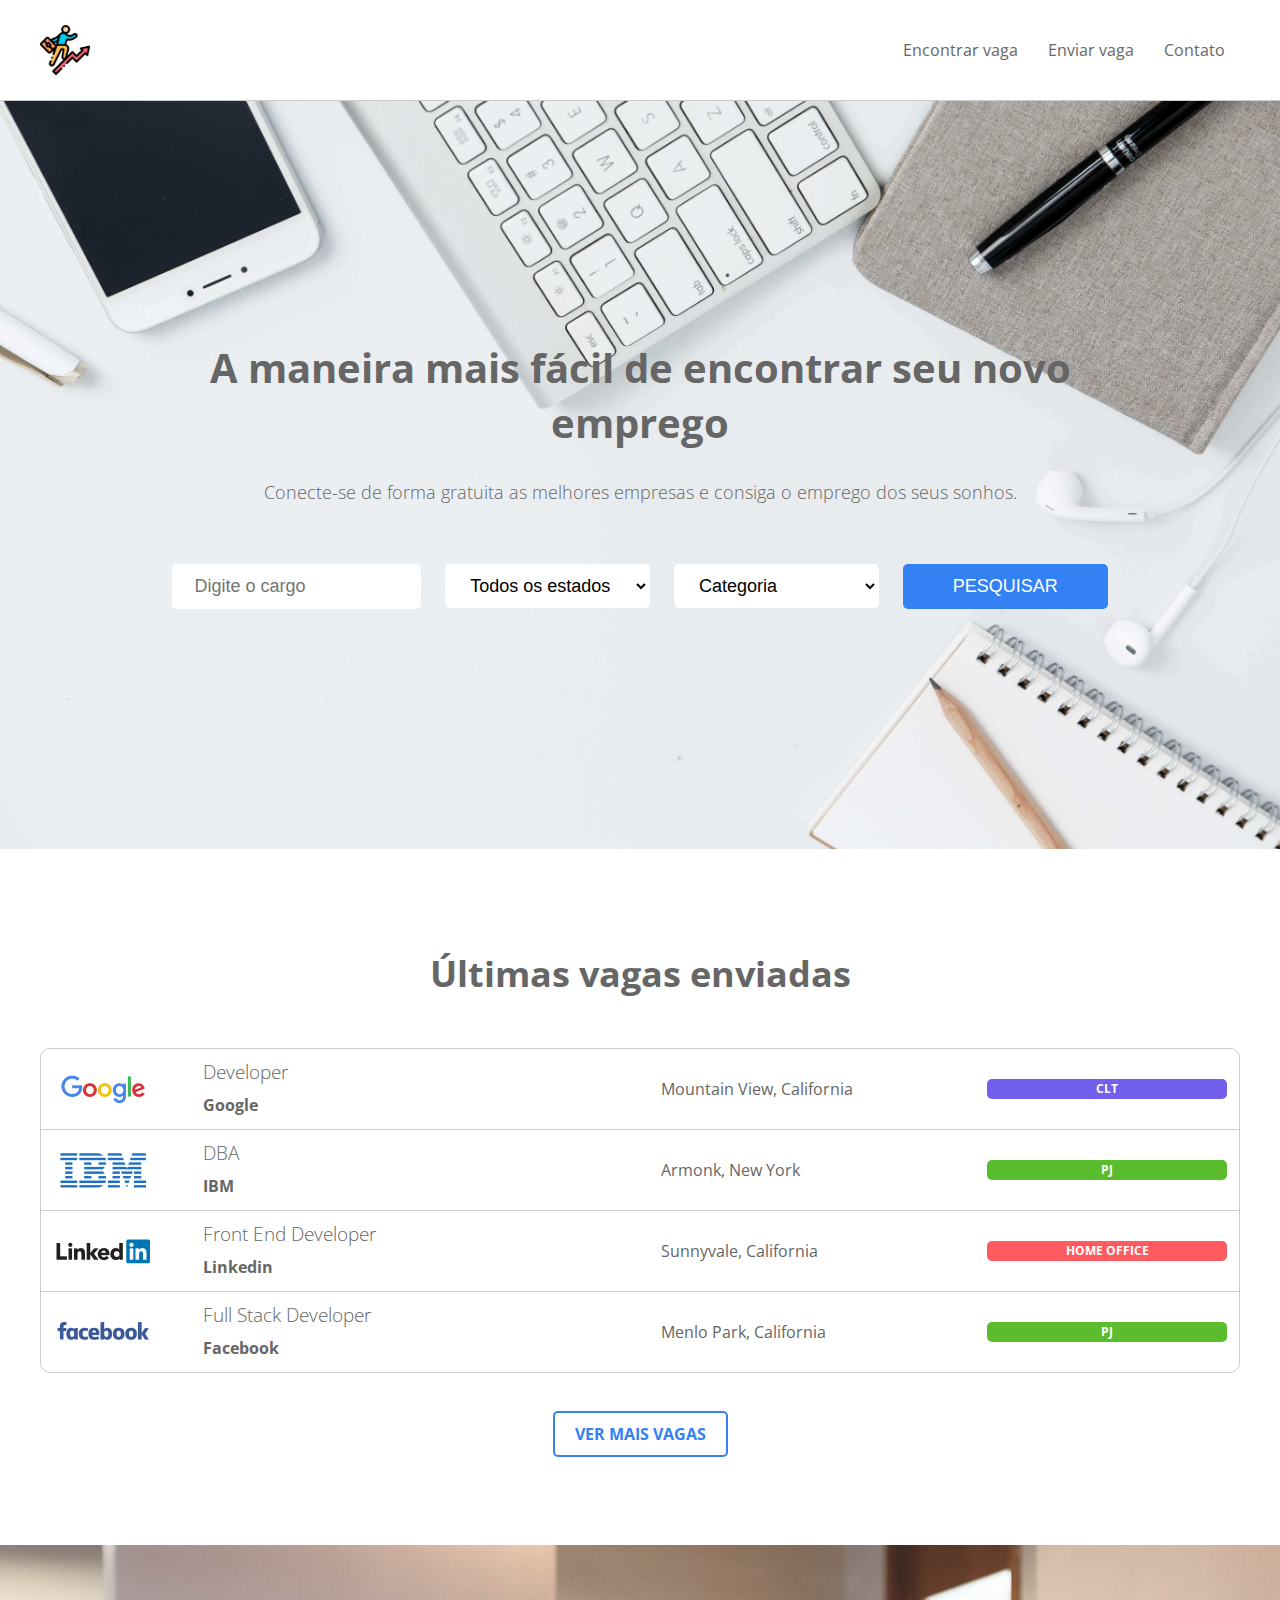
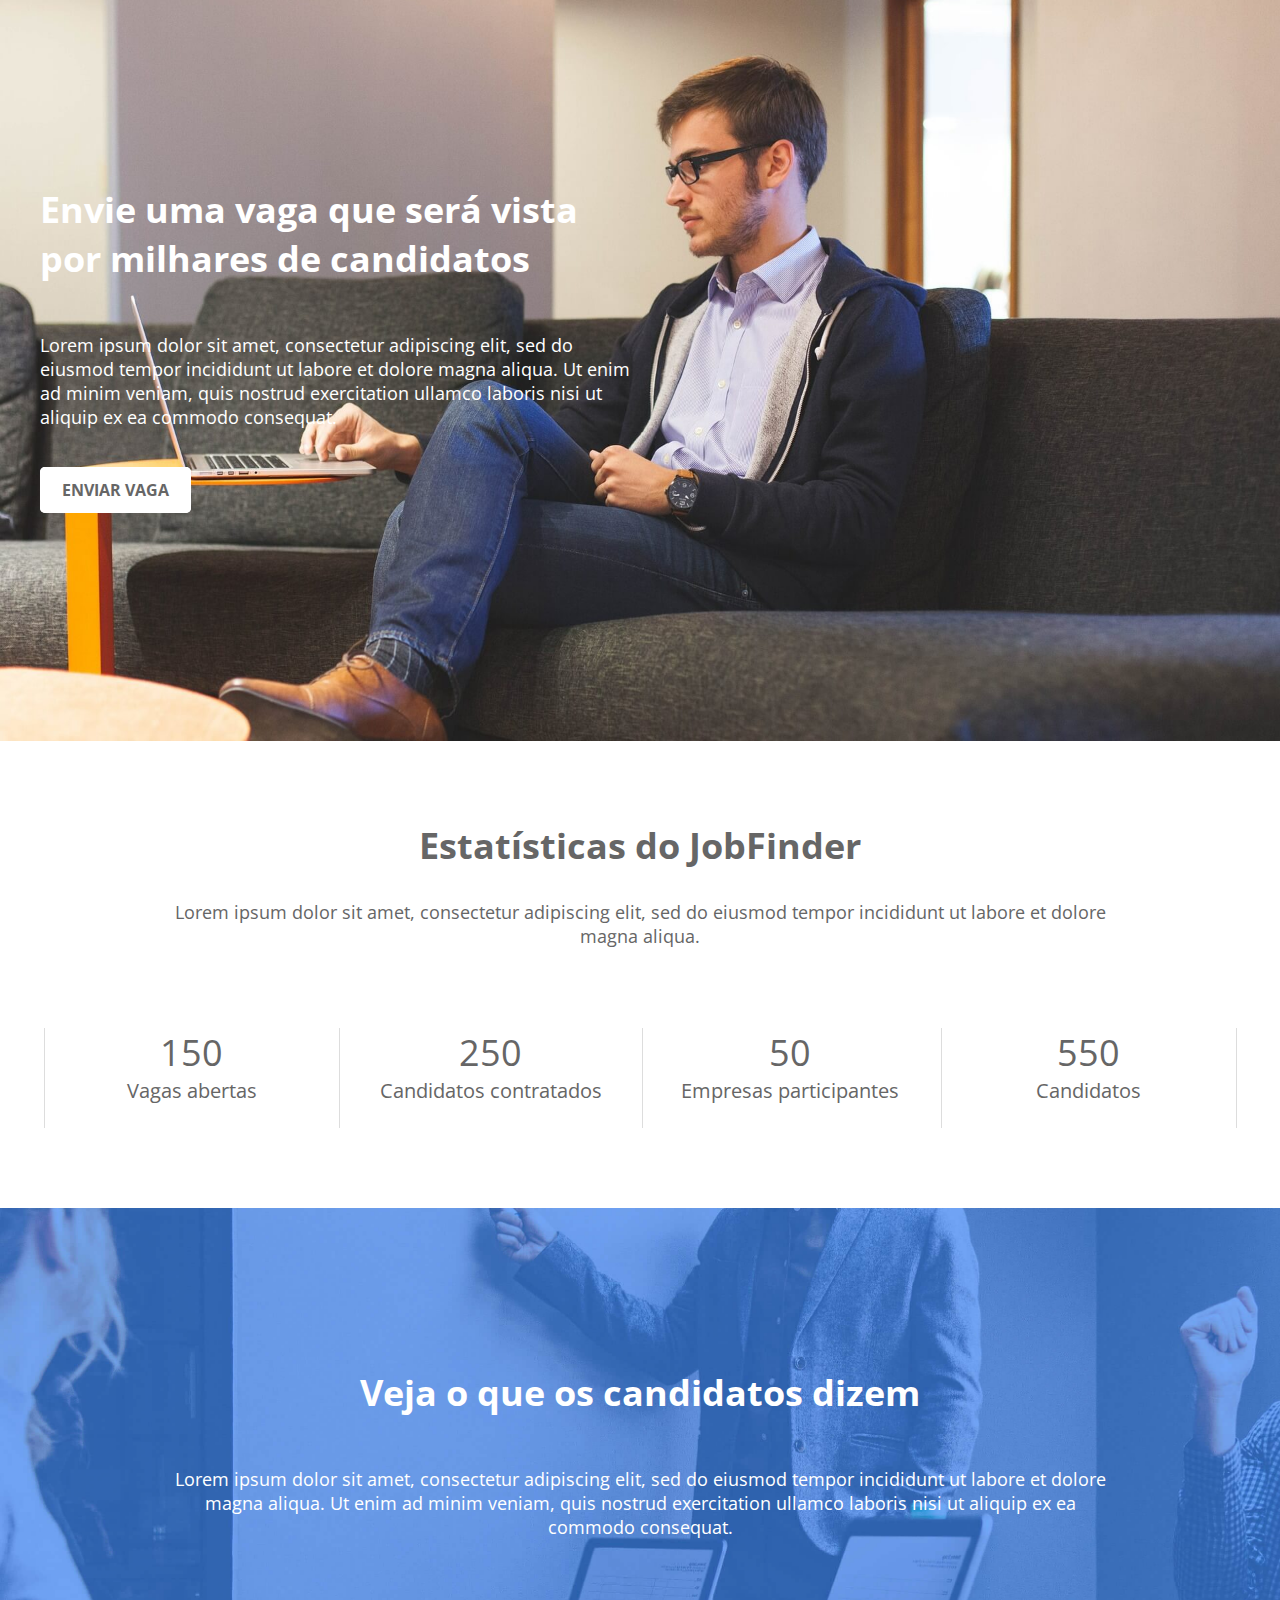
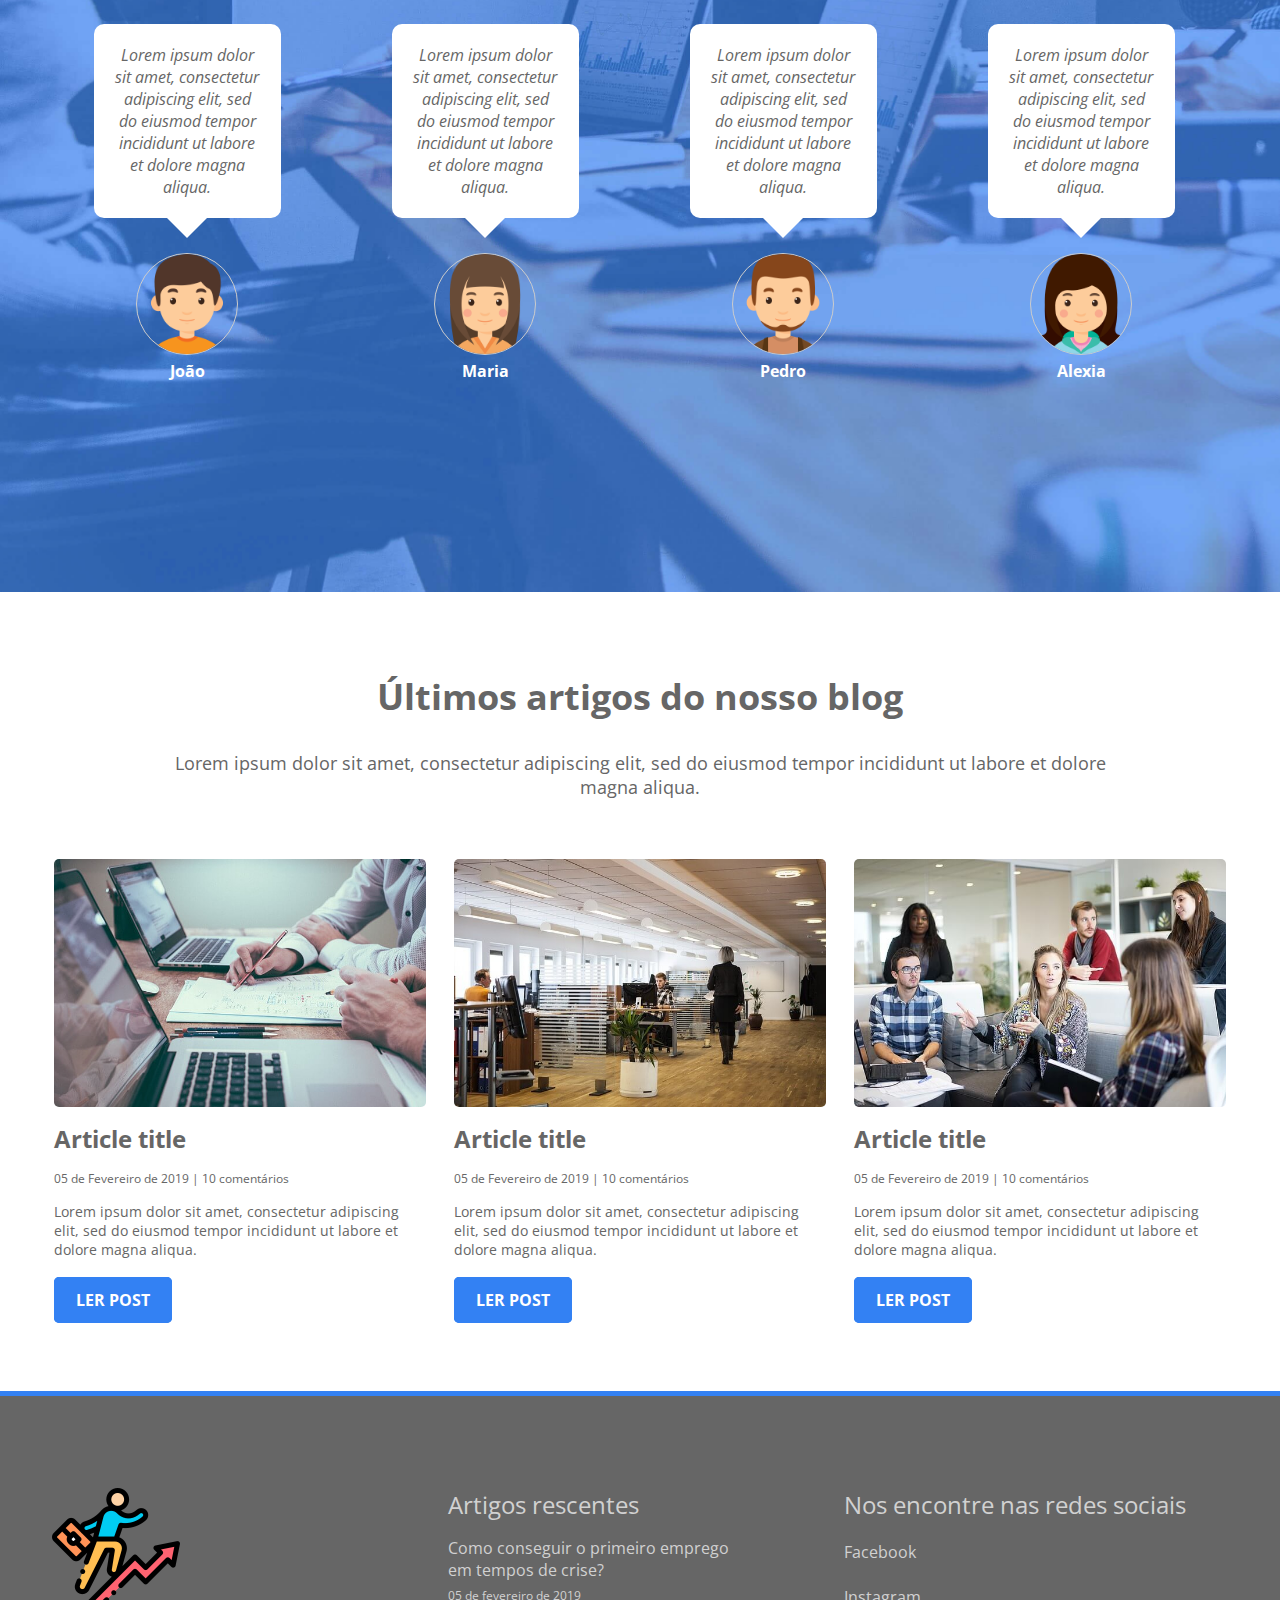
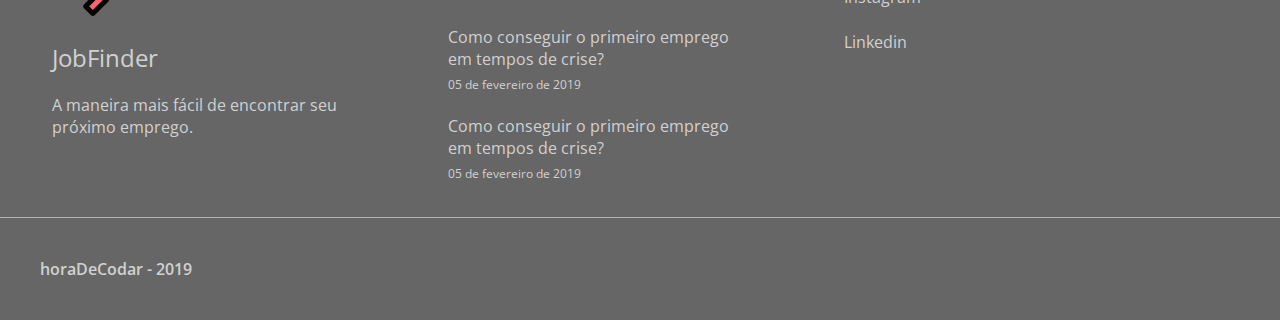
<file: index.html>
<!DOCTYPE html>
<html>
<head>
	<title>JobFinder</title>
	<meta charset="utf-8">
	<meta name="viewport" content="width=device-width, initial-scale=1.0">
	<link rel="stylesheet" type="text/css" href="css/styles.css" />
	<link href="https://fonts.googleapis.com/css?family=Open+Sans:300,400,600,700,800&display=swap" rel="stylesheet">
	<link rel="stylesheet" href="https://use.fontawesome.com/releases/v5.8.2/css/all.css" integrity="sha384-oS3vJWv+0UjzBfQzYUhtDYW+Pj2yciDJxpsK1OYPAYjqT085Qq/1cq5FLXAZQ7Ay" crossorigin="anonymous">
</head>
<body>
	<div class="container">
		<header>
			<nav>
				<div class="nav-container">
					<a href="index.html">
						<img id="logo" src="img/logo.png" alt="JobFinder">
					</a>
					<i class="fas fa-bars btn-menumobile"></i>
					<ul>
						<li><a href="findjobs.html">Encontrar vaga</a></li>
						<li><a href="sendjobs.html">Enviar vaga</a></li>
						<li><a href="#">Contato</a></li>
					</ul>
				</div>
			</nav>
			<div id="main-banner">
				<div id="search-form">
					<h1>A maneira mais fácil de encontrar seu novo emprego</h1>
					<p>Conecte-se de forma gratuita as melhores empresas e consiga o emprego dos seus sonhos.</p>			
					<form>
						<input type="text" name="job" placeholder="Digite o cargo">
						<select name="region">
							<option value="">Todos os estados</option>
						</select>
						<select name="category">
							<option value="">Categoria</option>
						</select>
						<input type="submit" value="Pesquisar">
					</form>
				</div>
			</div>
		</header>
		<main id="lastjobs-container" class="wrapper">
			<h1>Últimas vagas enviadas</h1>
			<ul>
				<li>
					<a href="job.html" class="clickarea">
						<div class="company-box">
							<img src="img/googlelogo.png">
							<div class="company-info">
								<h3>Developer</h3>
								<p>Google</p>
							</div>
						</div>
						<div class="locality">
							<i class="fas fa-map-marker-alt"></i>
							<p>Mountain View, California</p>
						</div>
						<div class="job-type">
							<span class="clt">CLT</span>
						</div>
					</a>
				</li>
				<li>
					<a href="#" class="clickarea">
						<div class="company-box">
							<img src="img/ibmlogo.png">
							<div class="company-info">
								<h3>DBA</h3>
								<p>IBM</p>
							</div>
						</div>
						<div class="locality">
							<i class="fas fa-map-marker-alt"></i>
							<p>Armonk, New York</p>
						</div>
						<div class="job-type">
							<span class="pj">PJ</span>
						</div>
					</a>
				</li>
				<li>
					<a href="#" class="clickarea">
						<div class="company-box">
							<img src="img/linkedinlogo.png">
							<div class="company-info">
								<h3>Front End Developer</h3>
								<p>Linkedin</p>
							</div>
						</div>
						<div class="locality">
							<i class="fas fa-map-marker-alt"></i>
							<p>Sunnyvale, California</p>
						</div>
						<div class="job-type">
							<span class="homeoffice">Home Office</span>
						</div>
					</a>
				</li>
				<li>
					<a href="#" class="clickarea">
						<div class="company-box">
							<img src="img/facebooklogo.png">
							<div class="company-info">
								<h3>Full Stack Developer</h3>
								<p>Facebook</p>
							</div>
						</div>
						<div class="locality">
							<i class="fas fa-map-marker-alt"></i>
							<p>Menlo Park, California</p>
						</div>
						<div class="job-type">
							<span class="pj">PJ</span>
						</div>
					</a>
				</li>
			</ul>
			<div class="btnjobs-container">
				<a href="#" class="btn-jobs">Ver mais vagas</a>
			</div>
		</main>
		<section id="sendjobs-container">
			<div id="sendjobs-inner" class="wrapper">
				<h2>Envie uma vaga que será vista por milhares de candidatos</h2>
				<p>Lorem ipsum dolor sit amet, consectetur adipiscing elit, sed do eiusmod tempor incididunt ut labore et dolore magna aliqua. Ut enim ad minim veniam, quis nostrud exercitation ullamco laboris nisi ut aliquip ex ea commodo consequat.</p>
				<a href="#" class="light-btn">Enviar vaga</a>
			</div>
		</section>
		<section id="status-container" class="wrapper">
			<h2 class="title-center">Estatísticas do JobFinder</h2>
			<p class="p-center">Lorem ipsum dolor sit amet, consectetur adipiscing elit, sed do eiusmod tempor incididunt ut labore et dolore magna aliqua.</p>
			<div>
				<div class="status-box">
					<span class="status-qtd">150</span>
					<p class="status-text">Vagas abertas</p>
				</div>
				<div class="status-box">
					<span class="status-qtd">250</span>
					<p class="status-text">Candidatos contratados</p>
				</div>
				<div class="status-box">
					<span class="status-qtd">50</span>
					<p class="status-text">Empresas participantes</p>
				</div>
				<div class="status-box">
					<span class="status-qtd">550</span>
					<p class="status-text">Candidatos</p>
				</div>
			</div>
		</section>
		<section id="testmony-container">
			<div class="wrapper">		
				<h2>Veja o que os candidatos dizem</h2>
				<p class="p-center">Lorem ipsum dolor sit amet, consectetur adipiscing elit, sed do eiusmod tempor incididunt ut labore et dolore magna aliqua. Ut enim ad minim veniam, quis nostrud exercitation ullamco laboris nisi ut aliquip ex ea commodo consequat.</p>
				<div class="testmony-box">
					<p class="testmony-msg">Lorem ipsum dolor sit amet, consectetur adipiscing elit, sed do eiusmod tempor incididunt ut labore et dolore magna aliqua.</p>
					<img src="img/avatar1.png">
					<p class="testmony-name">João</p>
				</div>
				<div class="testmony-box">
					<p class="testmony-msg">Lorem ipsum dolor sit amet, consectetur adipiscing elit, sed do eiusmod tempor incididunt ut labore et dolore magna aliqua.</p>
					<img src="img/avatar2.png">
					<p class="testmony-name">Maria</p>
				</div>
				<div class="testmony-box">
					<p class="testmony-msg">Lorem ipsum dolor sit amet, consectetur adipiscing elit, sed do eiusmod tempor incididunt ut labore et dolore magna aliqua.</p>
					<img src="img/avatar3.png">
					<p class="testmony-name">Pedro</p>
				</div>
				<div class="testmony-box">
					<p class="testmony-msg">Lorem ipsum dolor sit amet, consectetur adipiscing elit, sed do eiusmod tempor incididunt ut labore et dolore magna aliqua.</p>
					<img src="img/avatar4.png">
					<p class="testmony-name">Alexia</p>
				</div>
			</div>
		</section>
		<section id="blog-container" class="wrapper">
			<h2 class="title-center">Últimos artigos do nosso blog</h2>
			<p class="p-center">Lorem ipsum dolor sit amet, consectetur adipiscing elit, sed do eiusmod tempor incididunt ut labore et dolore magna aliqua.</p>
			<div class="article-box">
				<img src="img/blog1.jpg">
				<h4><a href="#">Article title</a></h4>
				<p class="article-date">05 de Fevereiro de 2019 | 10 comentários</p>
				<p class="article-resume">Lorem ipsum dolor sit amet, consectetur adipiscing elit, sed do eiusmod tempor incididunt ut labore et dolore magna aliqua.</p>
				<a href="#" class="article-btn light-btn">Ler post</a>
			</div>
			<div class="article-box">
				<img src="img/blog2.jpg">
				<h4><a href="#">Article title</a></h4>
				<p class="article-date">05 de Fevereiro de 2019 | 10 comentários</p>
				<p class="article-resume">Lorem ipsum dolor sit amet, consectetur adipiscing elit, sed do eiusmod tempor incididunt ut labore et dolore magna aliqua.</p>
				<a href="#" class="article-btn light-btn">Ler post</a>
			</div>
			<div class="article-box">
				<img src="img/blog3.jpg">
				<h4><a href="#">Article title</a></h4>
				<p class="article-date">05 de Fevereiro de 2019 | 10 comentários</p>
				<p class="article-resume">Lorem ipsum dolor sit amet, consectetur adipiscing elit, sed do eiusmod tempor incididunt ut labore et dolore magna aliqua.</p>
				<a href="#" class="article-btn light-btn">Ler post</a>
			</div>
		</section>
		<footer>
			<div class="wrapper">
				<div class="footer-box">
					<div class="company-footer">
						<img src="img/logo.png">
						<h2>JobFinder</h2>
						<p>A maneira mais fácil de encontrar seu próximo emprego.</p>
					</div>
				</div>
				<div class="footer-box">
					<div class="articles-footer">
						<h2>Artigos rescentes</h2>
						<ul class="footer-list footer-article-list">
							<li>
								<a href="#">Como conseguir o primeiro emprego em tempos de crise?</a>
								<span class="article-date">05 de fevereiro de 2019</span>
							</li>
							<li>
								<a href="#">Como conseguir o primeiro emprego em tempos de crise?</a>
								<span class="article-date">05 de fevereiro de 2019</span>
							</li>
							<li>
								<a href="#">Como conseguir o primeiro emprego em tempos de crise?</a>
								<span class="article-date">05 de fevereiro de 2019</span>
							</li>
						</ul>
					</div>
				</div>
				<div class="footer-box">
					<h2>Nos encontre nas redes sociais</h2>
					<ul class="footer-list">
						<li>
							<a href="#">
								<i class="fab fa-facebook-square"></i>
								<span>Facebook</span>
							</a>
						</li>
						<li>
							<a href="#">
								<i class="fab fa-instagram"></i>
								<span>Instagram</span>
							</a>
						</li>
						<li>
							<a href="#">
								<i class="fab fa-linkedin"></i>
								<span>Linkedin</span>
							</a>
						</li>
					</ul>
				</div>
			</div>
			<div class="footer-bottom">
				<div class="wrapper">
					<p>horaDeCodar - 2019</p>
				</div>
			</div>
		</footer>
	</div>
</body>
<script
src="https://code.jquery.com/jquery-3.4.1.min.js"
integrity="sha256-CSXorXvZcTkaix6Yvo6HppcZGetbYMGWSFlBw8HfCJo="
crossorigin="anonymous"></script>
<script src="js/scripts.js"></script>
</html>
</file>
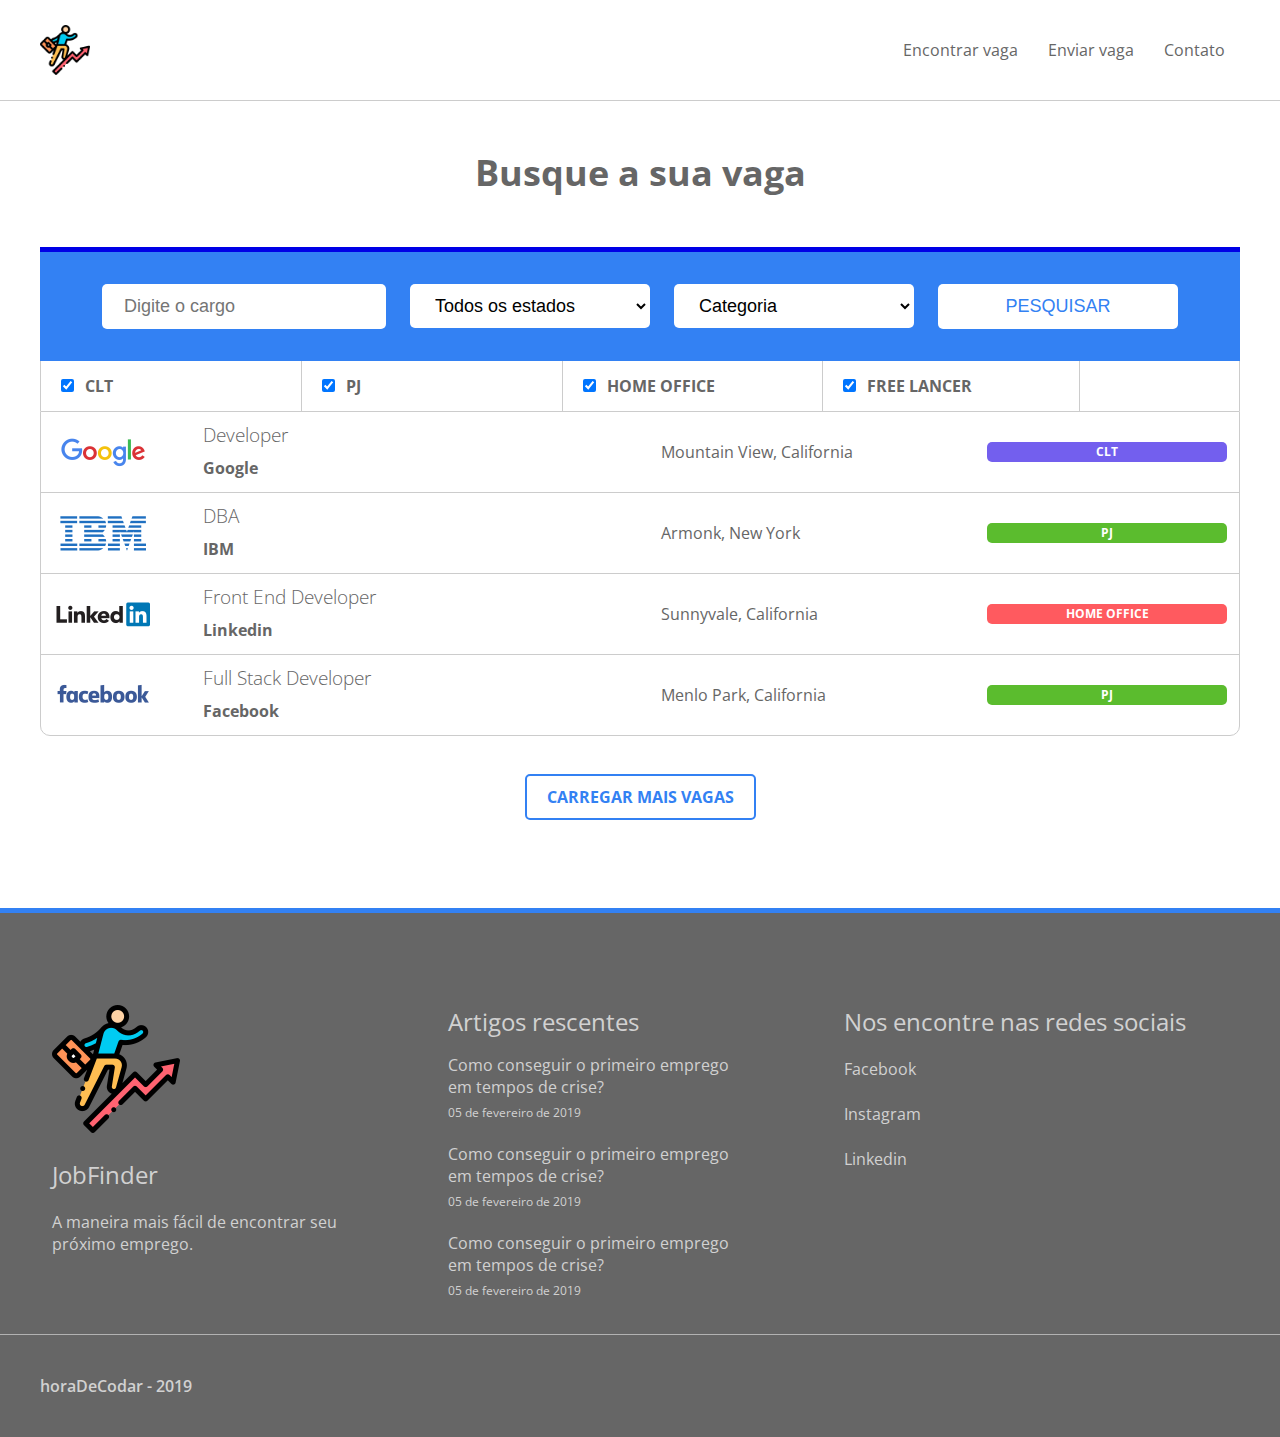
<file: findjobs.html>
<!DOCTYPE html>
<html>
<head>
	<title>JobFinder</title>
	<meta charset="utf-8">
	<meta name="viewport" content="width=device-width, initial-scale=1.0">
	<link rel="stylesheet" type="text/css" href="css/styles.css" />
	<link href="https://fonts.googleapis.com/css?family=Open+Sans:300,400,600,700,800&display=swap" rel="stylesheet">
	<link rel="stylesheet" href="https://use.fontawesome.com/releases/v5.8.2/css/all.css" integrity="sha384-oS3vJWv+0UjzBfQzYUhtDYW+Pj2yciDJxpsK1OYPAYjqT085Qq/1cq5FLXAZQ7Ay" crossorigin="anonymous">
</head>
<body>
	<div class="container" id="findjobs">
		<header>
			<nav>
				<div class="nav-container">
          <a href="index.html">
            <img id="logo" src="img/logo.png" alt="JobFinder">
          </a>
					<i class="fas fa-bars btn-menumobile"></i>
					<ul>
						<li><a href="findjobs.html">Encontrar vaga</a></li>
						<li><a href="sendjobs.html">Enviar vaga</a></li>
						<li><a href="#">Contato</a></li>
					</ul>
				</div>
			</nav>
		</header>
		<main id="lastjobs-container" class="wrapper">
			<h1>Busque a sua vaga</h1>
			<div id="job-filter">
				<div id="search-form">
					<form>
							<input type="text" name="job" placeholder="Digite o cargo">
							<select name="region">
								<option value="">Todos os estados</option>
							</select>
							<select name="category">
								<option value="">Categoria</option>
							</select>
							<input type="submit" value="Pesquisar">
						</form>
				</div>
				<div id="type-filter">
					<ul>
						<li>
							<input type="checkbox" checked><label>CLT</label>
						</li>
						<li>
							<input type="checkbox" checked><label>PJ</label>
						</li>
						<li>
							<input type="checkbox" checked><label>Home Office</label>
						</li>
						<li>
							<input type="checkbox" checked><label>Free Lancer</label>
						</li>
					</ul>	
				</div>
			</div>
			<ul>
				<li>
					<a href="job.html" class="clickarea">
						<div class="company-box">
							<img src="img/googlelogo.png">
							<div class="company-info">
								<h3>Developer</h3>
								<p>Google</p>
							</div>
						</div>
						<div class="locality">
							<i class="fas fa-map-marker-alt"></i>
							<p>Mountain View, California</p>
						</div>
						<div class="job-type">
							<span class="clt">CLT</span>
						</div>
					</a>
				</li>
				<li>
					<a href="#" class="clickarea">
						<div class="company-box">
							<img src="img/ibmlogo.png">
							<div class="company-info">
								<h3>DBA</h3>
								<p>IBM</p>
							</div>
						</div>
						<div class="locality">
							<i class="fas fa-map-marker-alt"></i>
							<p>Armonk, New York</p>
						</div>
						<div class="job-type">
							<span class="pj">PJ</span>
						</div>
					</a>
				</li>
				<li>
					<a href="#" class="clickarea">
						<div class="company-box">
							<img src="img/linkedinlogo.png">
							<div class="company-info">
								<h3>Front End Developer</h3>
								<p>Linkedin</p>
							</div>
						</div>
						<div class="locality">
							<i class="fas fa-map-marker-alt"></i>
							<p>Sunnyvale, California</p>
						</div>
						<div class="job-type">
							<span class="homeoffice">Home Office</span>
						</div>
					</a>
				</li>
				<li>
					<a href="#" class="clickarea">
						<div class="company-box">
							<img src="img/facebooklogo.png">
							<div class="company-info">
								<h3>Full Stack Developer</h3>
								<p>Facebook</p>
							</div>
						</div>
						<div class="locality">
							<i class="fas fa-map-marker-alt"></i>
							<p>Menlo Park, California</p>
						</div>
						<div class="job-type">
							<span class="pj">PJ</span>
						</div>
					</a>
				</li>
			</ul>
			<div class="btnjobs-container">
				<a href="#" class="btn-jobs">Carregar mais vagas</a>
			</div>
		</main>
		<footer>
			<div class="wrapper">
				<div class="footer-box">
					<div class="company-footer">
						<img src="img/logo.png">
						<h2>JobFinder</h2>
						<p>A maneira mais fácil de encontrar seu próximo emprego.</p>
					</div>
				</div>
				<div class="footer-box">
					<div class="articles-footer">
						<h2>Artigos rescentes</h2>
						<ul class="footer-list footer-article-list">
							<li>
								<a href="#">Como conseguir o primeiro emprego em tempos de crise?</a>
								<span class="article-date">05 de fevereiro de 2019</span>
							</li>
							<li>
								<a href="#">Como conseguir o primeiro emprego em tempos de crise?</a>
								<span class="article-date">05 de fevereiro de 2019</span>
							</li>
							<li>
								<a href="#">Como conseguir o primeiro emprego em tempos de crise?</a>
								<span class="article-date">05 de fevereiro de 2019</span>
							</li>
						</ul>
					</div>
				</div>
				<div class="footer-box">
					<h2>Nos encontre nas redes sociais</h2>
					<ul class="footer-list">
						<li>
							<a href="#">
								<i class="fab fa-facebook-square"></i>
								<span>Facebook</span>
							</a>
						</li>
						<li>
							<a href="#">
								<i class="fab fa-instagram"></i>
								<span>Instagram</span>
							</a>
						</li>
						<li>
							<a href="#">
								<i class="fab fa-linkedin"></i>
								<span>Linkedin</span>
							</a>
						</li>
					</ul>
				</div>
			</div>
			<div class="footer-bottom">
				<div class="wrapper">
					<p>horaDeCodar - 2019</p>
				</div>
			</div>
		</footer>
	</div>
</body>
<script
  src="https://code.jquery.com/jquery-3.4.1.min.js"
  integrity="sha256-CSXorXvZcTkaix6Yvo6HppcZGetbYMGWSFlBw8HfCJo="
  crossorigin="anonymous"></script>
<script src="js/scripts.js"></script>
</html>
</file>
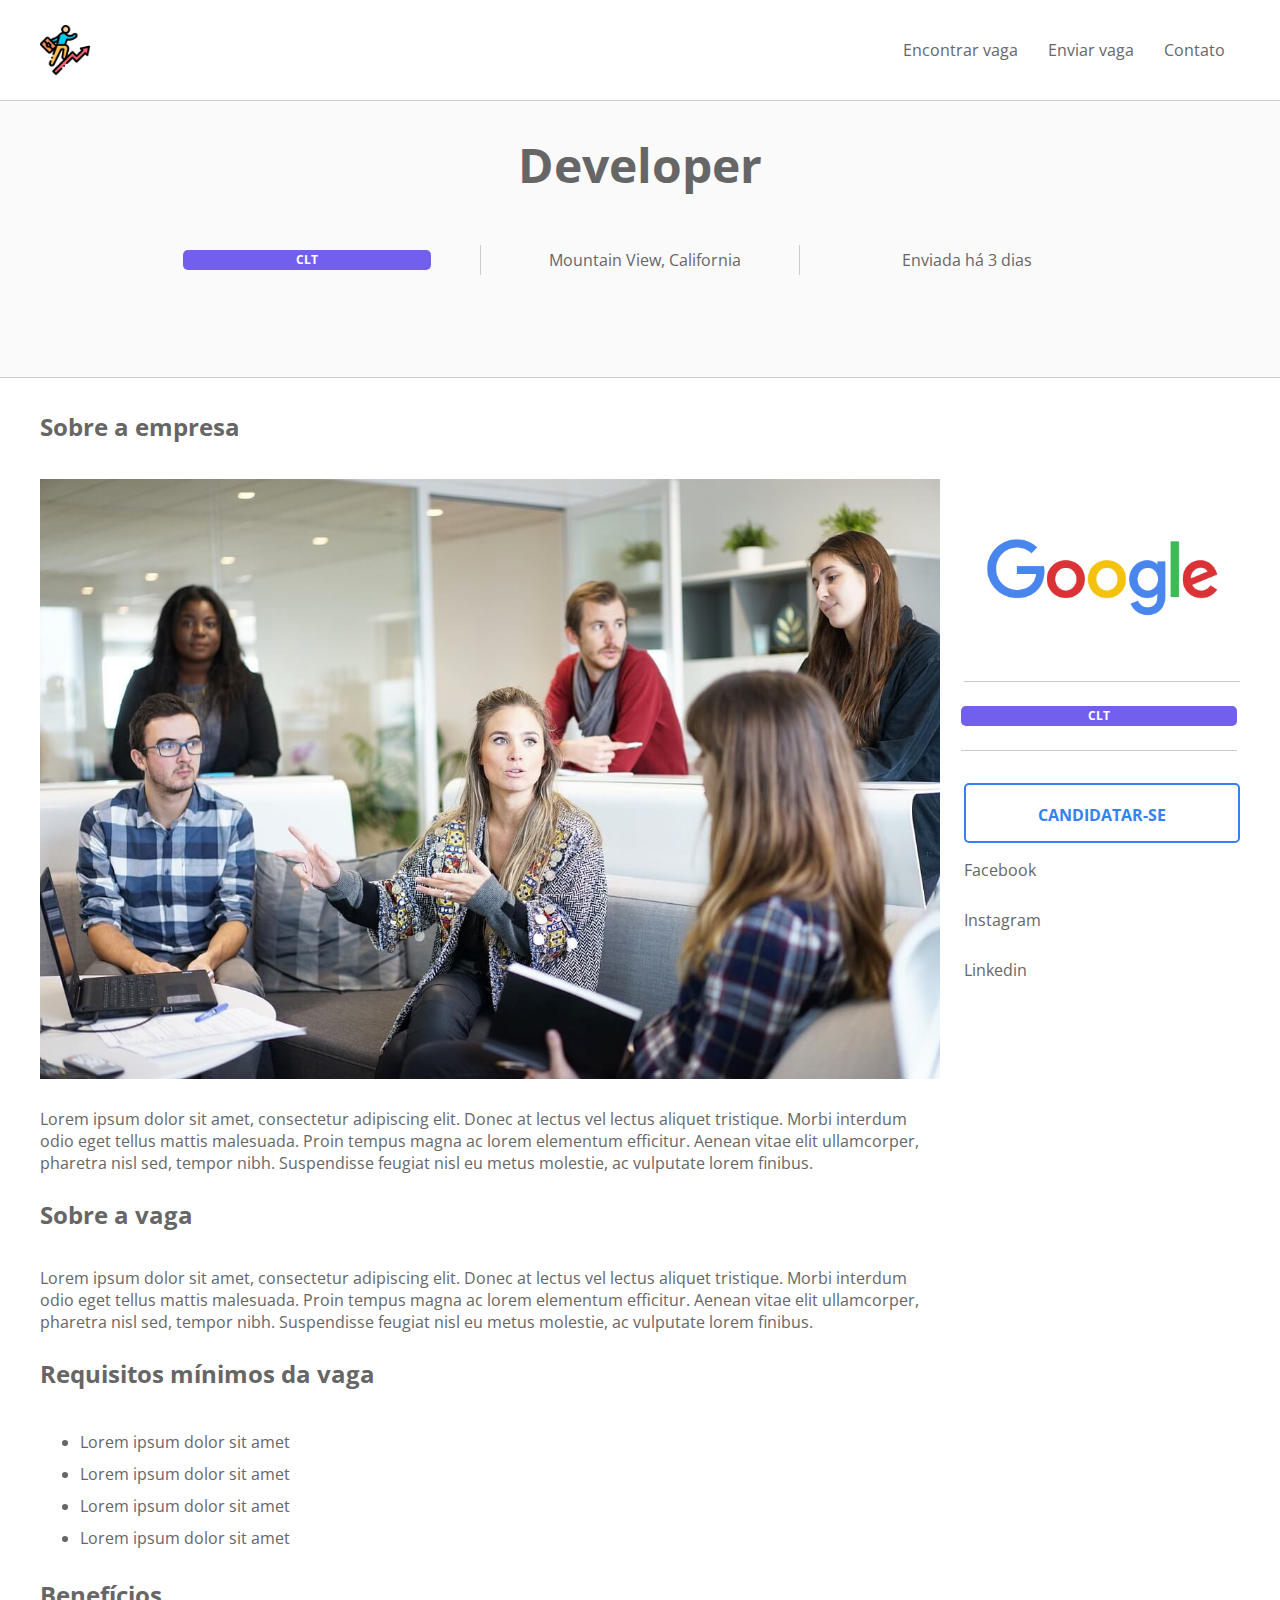
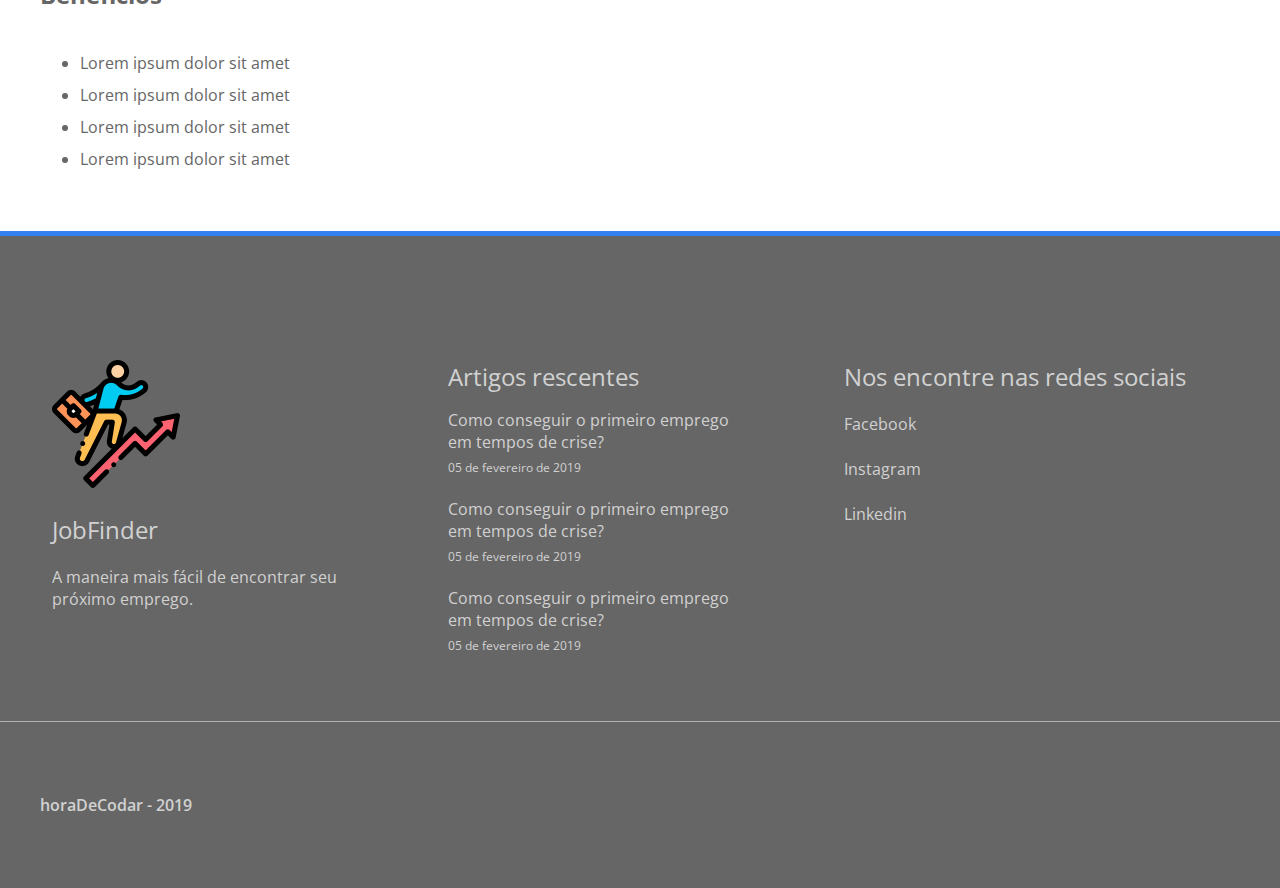
<file: job.html>
<!DOCTYPE html>
<html>
<head>
	<title>JobFinder</title>
	<meta charset="utf-8">
	<meta name="viewport" content="width=device-width, initial-scale=1.0">
	<link rel="stylesheet" type="text/css" href="css/styles.css" />
	<link href="https://fonts.googleapis.com/css?family=Open+Sans:300,400,600,700,800&display=swap" rel="stylesheet">
	<link rel="stylesheet" href="https://use.fontawesome.com/releases/v5.8.2/css/all.css" integrity="sha384-oS3vJWv+0UjzBfQzYUhtDYW+Pj2yciDJxpsK1OYPAYjqT085Qq/1cq5FLXAZQ7Ay" crossorigin="anonymous">
</head>
<body>
	<div class="container" id="jobpage">
		<header>
			<nav>
				<div class="nav-container">
			        <a href="index.html">
			            <img id="logo" src="img/logo.png" alt="JobFinder">
			        </a>
					<i class="fas fa-bars btn-menumobile"></i>
					<ul>
						<li><a href="findjobs.html">Encontrar vaga</a></li>
						<li><a href="sendjobs.html">Enviar vaga</a></li>
						<li><a href="#">Contato</a></li>
					</ul>
				</div>
			</nav>
		</header>
		<div id="job-header">
			<h1>Developer</h1>
			<div id="job-info">
				<div class="job-type">
				  <span class="clt">CLT</span>
				</div>
				<div class="locality">
					<i class="fas fa-map-marker-alt"></i>
					<p>Mountain View, California</p>
				</div>
				<div class="date">
					<i class="far fa-calendar-alt"></i>
					<p>Enviada há 3 dias</p>
				</div>
			</div>
		</div>
		<div class="wrapper">
			<main id="job-container">
			    <div id="about-company-contaienr">
			    	<h2 class="page-title">Sobre a empresa</h1>
			    	<img src="img/company.jpg" id="company-img" alt="Como é o Google">
			    	<p class="description">Lorem ipsum dolor sit amet, consectetur adipiscing elit. Donec at lectus vel lectus aliquet tristique. Morbi interdum odio eget tellus mattis malesuada. Proin tempus magna ac lorem elementum efficitur. Aenean vitae elit ullamcorper, pharetra nisl sed, tempor nibh. Suspendisse feugiat nisl eu metus molestie, ac vulputate lorem finibus.</p>
			    </div>
			    <div id="about-job-container">
			    	<h2 class="page-title">Sobre a vaga</h2>
			    	<p class="description">Lorem ipsum dolor sit amet, consectetur adipiscing elit. Donec at lectus vel lectus aliquet tristique. Morbi interdum odio eget tellus mattis malesuada. Proin tempus magna ac lorem elementum efficitur. Aenean vitae elit ullamcorper, pharetra nisl sed, tempor nibh. Suspendisse feugiat nisl eu metus molestie, ac vulputate lorem finibus.</p>
			    </div>
			    <div id="min-requirements-container">
			    	<h2 class="page-title">Requisitos mínimos da vaga</h2>
			    	<ul class="jobpage-list">
			    		<li>Lorem ipsum dolor sit amet</li>
			    		<li>Lorem ipsum dolor sit amet</li>
			    		<li>Lorem ipsum dolor sit amet</li>
			    		<li>Lorem ipsum dolor sit amet</li>
			    	</ul>
			    </div>
			    <div id="job-benefits-container">
			    	<h2 class="page-title">Benefícios</h2>
			    	<ul class="jobpage-list">
			    		<li>Lorem ipsum dolor sit amet</li>
			    		<li>Lorem ipsum dolor sit amet</li>
			    		<li>Lorem ipsum dolor sit amet</li>
			    		<li>Lorem ipsum dolor sit amet</li>
			    	</ul>
			    </div>
		    </main>

		    <aside id="companyinfo-container">
		      <img src="img/googlelogo.png" alt="Google logo">
		      <div class="job-type">
		        <span class="clt">CLT</span>
		      </div>
		      <a id="apply-btn" href="#">Candidatar-se</a>
		      <div class="companysocial-container">
		        <ul id="job-social-list">
		          <li>
		            <a href="#">
		              <i class="fab fa-facebook-square"></i>
		              <span>Facebook</span>
		            </a>
		          </li>
		          <li>
		            <a href="#">
		              <i class="fab fa-instagram"></i>
		              <span>Instagram</span>
		            </a>
		          </li>
		          <li>
		            <a href="#">
		              <i class="fab fa-linkedin"></i>
		              <span>Linkedin</span>
		            </a>
		          </li>
		        </ul>
		      </div>
		    </aside>
		</div>
		<footer>
			<div class="wrapper">
				<div class="footer-box">
					<div class="company-footer">
						<img src="img/logo.png">
						<h2>JobFinder</h2>
						<p>A maneira mais fácil de encontrar seu próximo emprego.</p>
					</div>
				</div>
				<div class="footer-box">
					<div class="articles-footer">
						<h2>Artigos rescentes</h2>
						<ul class="footer-list footer-article-list">
							<li>
								<a href="#">Como conseguir o primeiro emprego em tempos de crise?</a>
								<span class="article-date">05 de fevereiro de 2019</span>
							</li>
							<li>
								<a href="#">Como conseguir o primeiro emprego em tempos de crise?</a>
								<span class="article-date">05 de fevereiro de 2019</span>
							</li>
							<li>
								<a href="#">Como conseguir o primeiro emprego em tempos de crise?</a>
								<span class="article-date">05 de fevereiro de 2019</span>
							</li>
						</ul>
					</div>
				</div>
				<div class="footer-box">
					<h2>Nos encontre nas redes sociais</h2>
					<ul class="footer-list">
						<li>
							<a href="#">
								<i class="fab fa-facebook-square"></i>
								<span>Facebook</span>
							</a>
						</li>
						<li>
							<a href="#">
								<i class="fab fa-instagram"></i>
								<span>Instagram</span>
							</a>
						</li>
						<li>
							<a href="#">
								<i class="fab fa-linkedin"></i>
								<span>Linkedin</span>
							</a>
						</li>
					</ul>
				</div>
			</div>
			<div class="footer-bottom">
				<div class="wrapper">
					<p>horaDeCodar - 2019</p>
				</div>
			</div>
		</footer>
	</div>
</body>
<script
  src="https://code.jquery.com/jquery-3.4.1.min.js"
  integrity="sha256-CSXorXvZcTkaix6Yvo6HppcZGetbYMGWSFlBw8HfCJo="
  crossorigin="anonymous"></script>
<script src="js/scripts.js"></script>
</html>
</file>
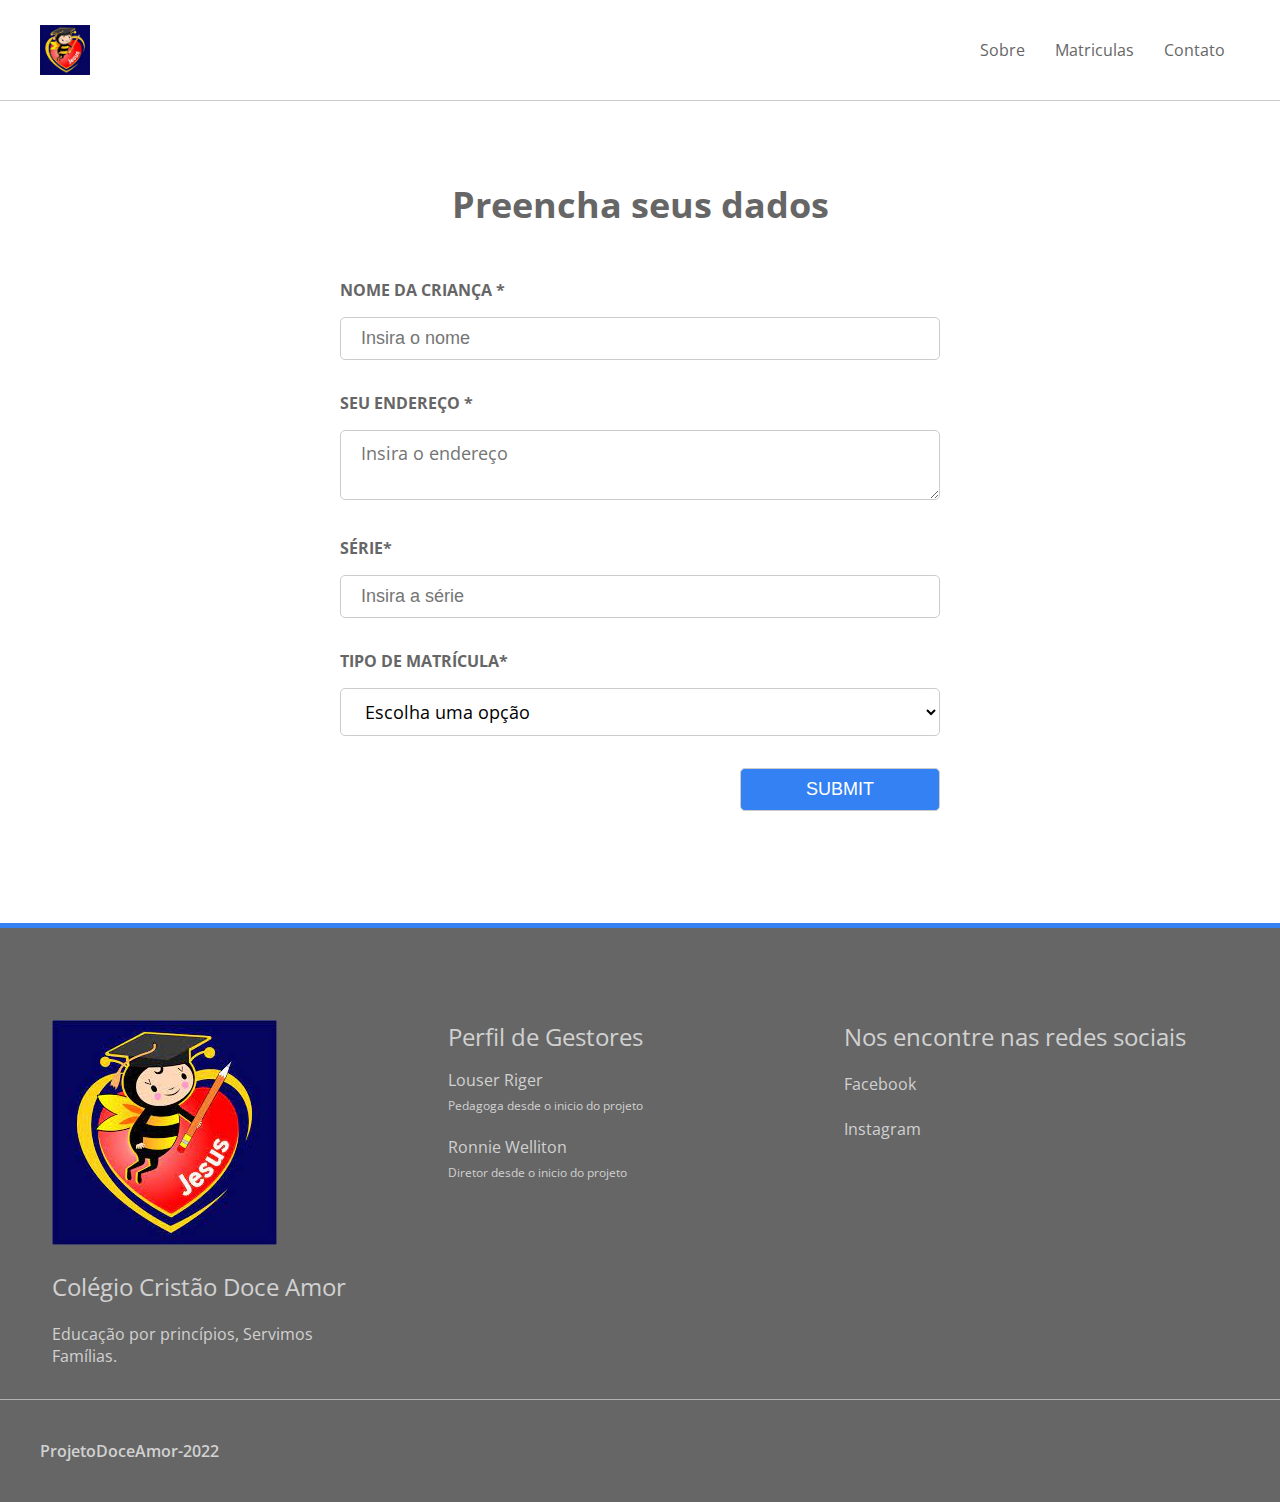
<file: Matriculas.html>
<!DOCTYPE html>
<html>
<head>
	<title>Colégio Cristão Doce Amor</title>
	<meta charset="utf-8">
	<meta name="viewport" content="width=device-width, initial-scale=1.0">
	<link rel="stylesheet" type="text/css" href="css/styles.css" />
	<link href="https://fonts.googleapis.com/css?family=Open+Sans:300,400,600,700,800&display=swap" rel="stylesheet">
	<link rel="stylesheet" href="https://use.fontawesome.com/releases/v5.8.2/css/all.css" integrity="sha384-oS3vJWv+0UjzBfQzYUhtDYW+Pj2yciDJxpsK1OYPAYjqT085Qq/1cq5FLXAZQ7Ay" crossorigin="anonymous">
</head>




<body>
	<div class="container" id="sendjobs">
		<header>
			<nav>
				<div class="nav-container">
					<a href="index.html"> <!--adicionando link de html-->
						<img id="logo" src="img/Colégio Cristão Doce Amor.jpg" alt="Colégio Cristão Doce Amor"> <!--adicionando logo-->
					</a>
					<i class="fas fa-bars btn-menumobile"></i>
					<ul>
						<li><a href="Sobre.html">Sobre</a></li> <!--adicionando link de html-->
						<li><a href="Matriculas.html">Matriculas</a></li> <!--adicionando link de html-->
						<li><a href="https://api.whatsapp.com/send?phone=559288237010">Contato</a></li> <!--adicionando link de html-->
					</ul>
				</div>
			</nav>
		</header>









		<main id="sendjobs-container" class="wrapper"> <!--adicionando form-->
			<h1>Preencha seus dados</h1>
			<div class="input-box">
				<label>Nome da Criança <span class="required">*</span></label> <!--adicionando link de html-->
				<input type="text" name="jobtitle" placeholder="Insira o nome">
			</div>
			<div class="input-box">
				<label>Seu endereço <span class="required">*</span></label><!--adicionando link de html-->
				<textarea name="description" placeholder="Insira o endereço"></textarea>
			</div>
			<div class="input-box">
				<label>Série<span class="required">*</span></label><!--adicionando link de html-->
				<input type="text" name="company" placeholder="Insira a série">
			</div>
			<div class="input-box">
				<label>Tipo de matrícula<span class="required">*</span></label><!--adicionando link de html-->
				<select name="jobtype">
					<option value="">Escolha uma opção</option>
					<option value="pj">Integral</option>
					<option value="clt">Matutino</option>
					<option value="homeoffice">Vespertino</option>
					<option value="freelancer">Auxílio Creche</option>
				</select>
			</div>
			<div class="input-box">
				<input type="submit" name="Enviar">
			</div>
		</main>







		<footer> <!-- RODA PÉ-->
			<div class="wrapper">
				<div class="footer-box">
					<div class="company-footer">
						<img src="img/Colégio Cristão Doce Amor.jpg">
						<h2>Colégio Cristão Doce Amor</h2>
						<p>Educação por princípios, Servimos Famílias.</p>
					</div>
				</div>




				<div class="footer-box"> <!--msg-->
					<div class="articles-footer">
						<h2>Perfil de Gestores</h2>
						<ul class="footer-list footer-article-list">
							<li>
								<a href="https://www.facebook.com/search/top?q=louse%20mendon%C3%A7a%20riger">Louser Riger</a>
								<span class="article-date">Pedagoga desde o inicio do projeto</span>
							</li>
							<li>
								<a href="https://www.instagram.com/ronniewellitondasilva/">Ronnie Welliton</a>
								<span class="article-date">Diretor desde o inicio do projeto</span>
							</li>							
						</ul>
					</div>
				</div>




				<!-- Redes Sociais-->
				<div class="footer-box">
					<h2>Nos encontre nas redes sociais</h2>
					<ul class="footer-list">
						<li>
							<a href="https://www.facebook.com/doceamoreidam">
								<i class="fab fa-facebook-square"></i>
								<span>Facebook</span>
							</a>
						</li>
						<li>
							<a href="https://www.instagram.com/colegiocristaodoceamor/">
								<i class="fab fa-instagram"></i>
								<span>Instagram</span>
							</a>
						</li>						
					</ul>
				</div>
			</div>
			<div class="footer-bottom">
				<div class="wrapper">
					<p>ProjetoDoceAmor-2022</p>
				</div>
			</div>
		</footer>
	</div>
</body>
<script
  src="https://code.jquery.com/jquery-3.4.1.min.js"
  integrity="sha256-CSXorXvZcTkaix6Yvo6HppcZGetbYMGWSFlBw8HfCJo="
  crossorigin="anonymous"></script>
<script src="js/scripts.js"></script>
</html>
</file>
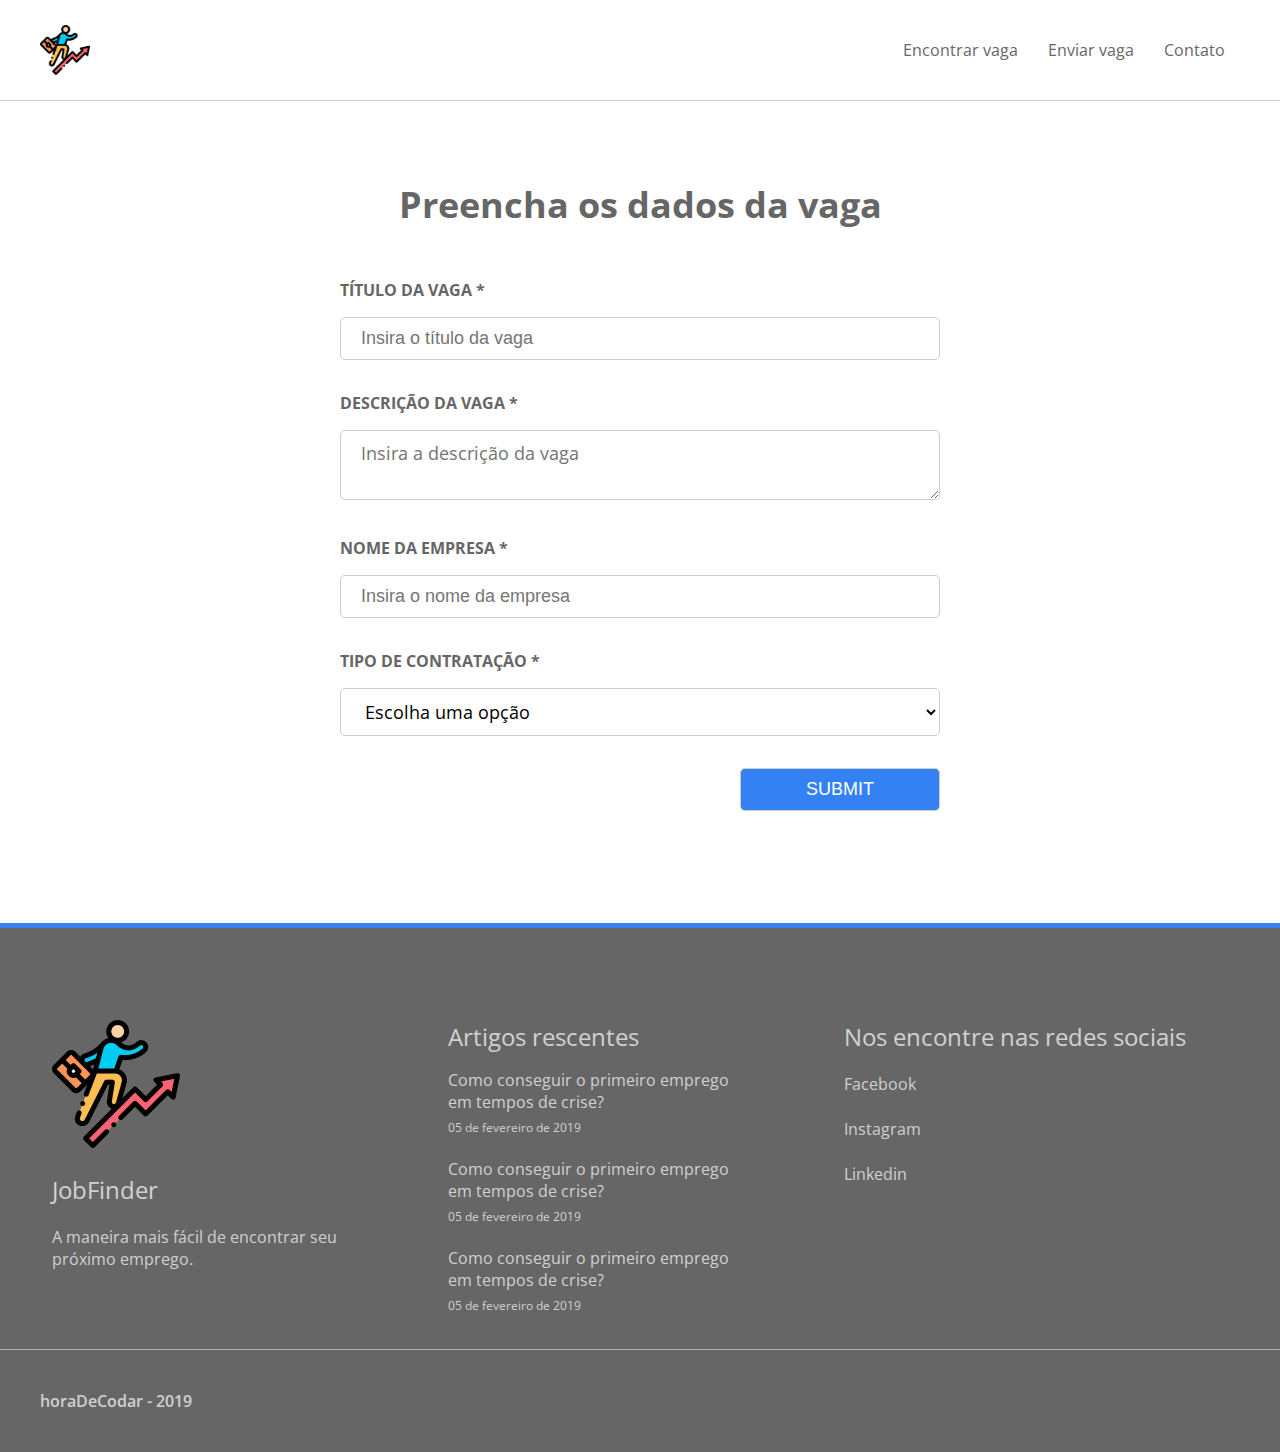
<file: sendjobs.html>
<!DOCTYPE html>
<html>
<head>
	<title>JobFinder</title>
	<meta charset="utf-8">
	<meta name="viewport" content="width=device-width, initial-scale=1.0">
	<link rel="stylesheet" type="text/css" href="css/styles.css" />
	<link href="https://fonts.googleapis.com/css?family=Open+Sans:300,400,600,700,800&display=swap" rel="stylesheet">
	<link rel="stylesheet" href="https://use.fontawesome.com/releases/v5.8.2/css/all.css" integrity="sha384-oS3vJWv+0UjzBfQzYUhtDYW+Pj2yciDJxpsK1OYPAYjqT085Qq/1cq5FLXAZQ7Ay" crossorigin="anonymous">
</head>
<body>
	<div class="container" id="sendjobs">
		<header>
			<nav>
				<div class="nav-container">
			        <a href="index.html">
			            <img id="logo" src="img/logo.png" alt="JobFinder">
			        </a>
					<i class="fas fa-bars btn-menumobile"></i>
					<ul>
						<li><a href="findjobs.html">Encontrar vaga</a></li>
						<li><a href="sendjobs.html">Enviar vaga</a></li>
						<li><a href="#">Contato</a></li>
					</ul>
				</div>
			</nav>
		</header>
		<main id="sendjobs-container" class="wrapper">
			<h1>Preencha os dados da vaga</h1>
			<div class="input-box">
				<label>Título da vaga <span class="required">*</span></label>
				<input type="text" name="jobtitle" placeholder="Insira o título da vaga">
			</div>
			<div class="input-box">
				<label>Descrição da vaga <span class="required">*</span></label>
				<textarea name="description" placeholder="Insira a descrição da vaga"></textarea>
			</div>
			<div class="input-box">
				<label>Nome da empresa <span class="required">*</span></label>
				<input type="text" name="company" placeholder="Insira o nome da empresa">
			</div>
			<div class="input-box">
				<label>Tipo de contratação <span class="required">*</span></label>
				<select name="jobtype">
					<option value="">Escolha uma opção</option>
					<option value="pj">PJ</option>
					<option value="clt">CLT</option>
					<option value="homeoffice">Home Office</option>
					<option value="freelancer">Free Lancer</option>
				</select>
			</div>
			<div class="input-box">
				<input type="submit" name="Enviar">
			</div>
		</main>
		<footer>
			<div class="wrapper">
				<div class="footer-box">
					<div class="company-footer">
						<img src="img/logo.png">
						<h2>JobFinder</h2>
						<p>A maneira mais fácil de encontrar seu próximo emprego.</p>
					</div>
				</div>
				<div class="footer-box">
					<div class="articles-footer">
						<h2>Artigos rescentes</h2>
						<ul class="footer-list footer-article-list">
							<li>
								<a href="#">Como conseguir o primeiro emprego em tempos de crise?</a>
								<span class="article-date">05 de fevereiro de 2019</span>
							</li>
							<li>
								<a href="#">Como conseguir o primeiro emprego em tempos de crise?</a>
								<span class="article-date">05 de fevereiro de 2019</span>
							</li>
							<li>
								<a href="#">Como conseguir o primeiro emprego em tempos de crise?</a>
								<span class="article-date">05 de fevereiro de 2019</span>
							</li>
						</ul>
					</div>
				</div>
				<div class="footer-box">
					<h2>Nos encontre nas redes sociais</h2>
					<ul class="footer-list">
						<li>
							<a href="#">
								<i class="fab fa-facebook-square"></i>
								<span>Facebook</span>
							</a>
						</li>
						<li>
							<a href="#">
								<i class="fab fa-instagram"></i>
								<span>Instagram</span>
							</a>
						</li>
						<li>
							<a href="#">
								<i class="fab fa-linkedin"></i>
								<span>Linkedin</span>
							</a>
						</li>
					</ul>
				</div>
			</div>
			<div class="footer-bottom">
				<div class="wrapper">
					<p>horaDeCodar - 2019</p>
				</div>
			</div>
		</footer>
	</div>
</body>
<script
  src="https://code.jquery.com/jquery-3.4.1.min.js"
  integrity="sha256-CSXorXvZcTkaix6Yvo6HppcZGetbYMGWSFlBw8HfCJo="
  crossorigin="anonymous"></script>
<script src="js/scripts.js"></script>
</html>
</file>
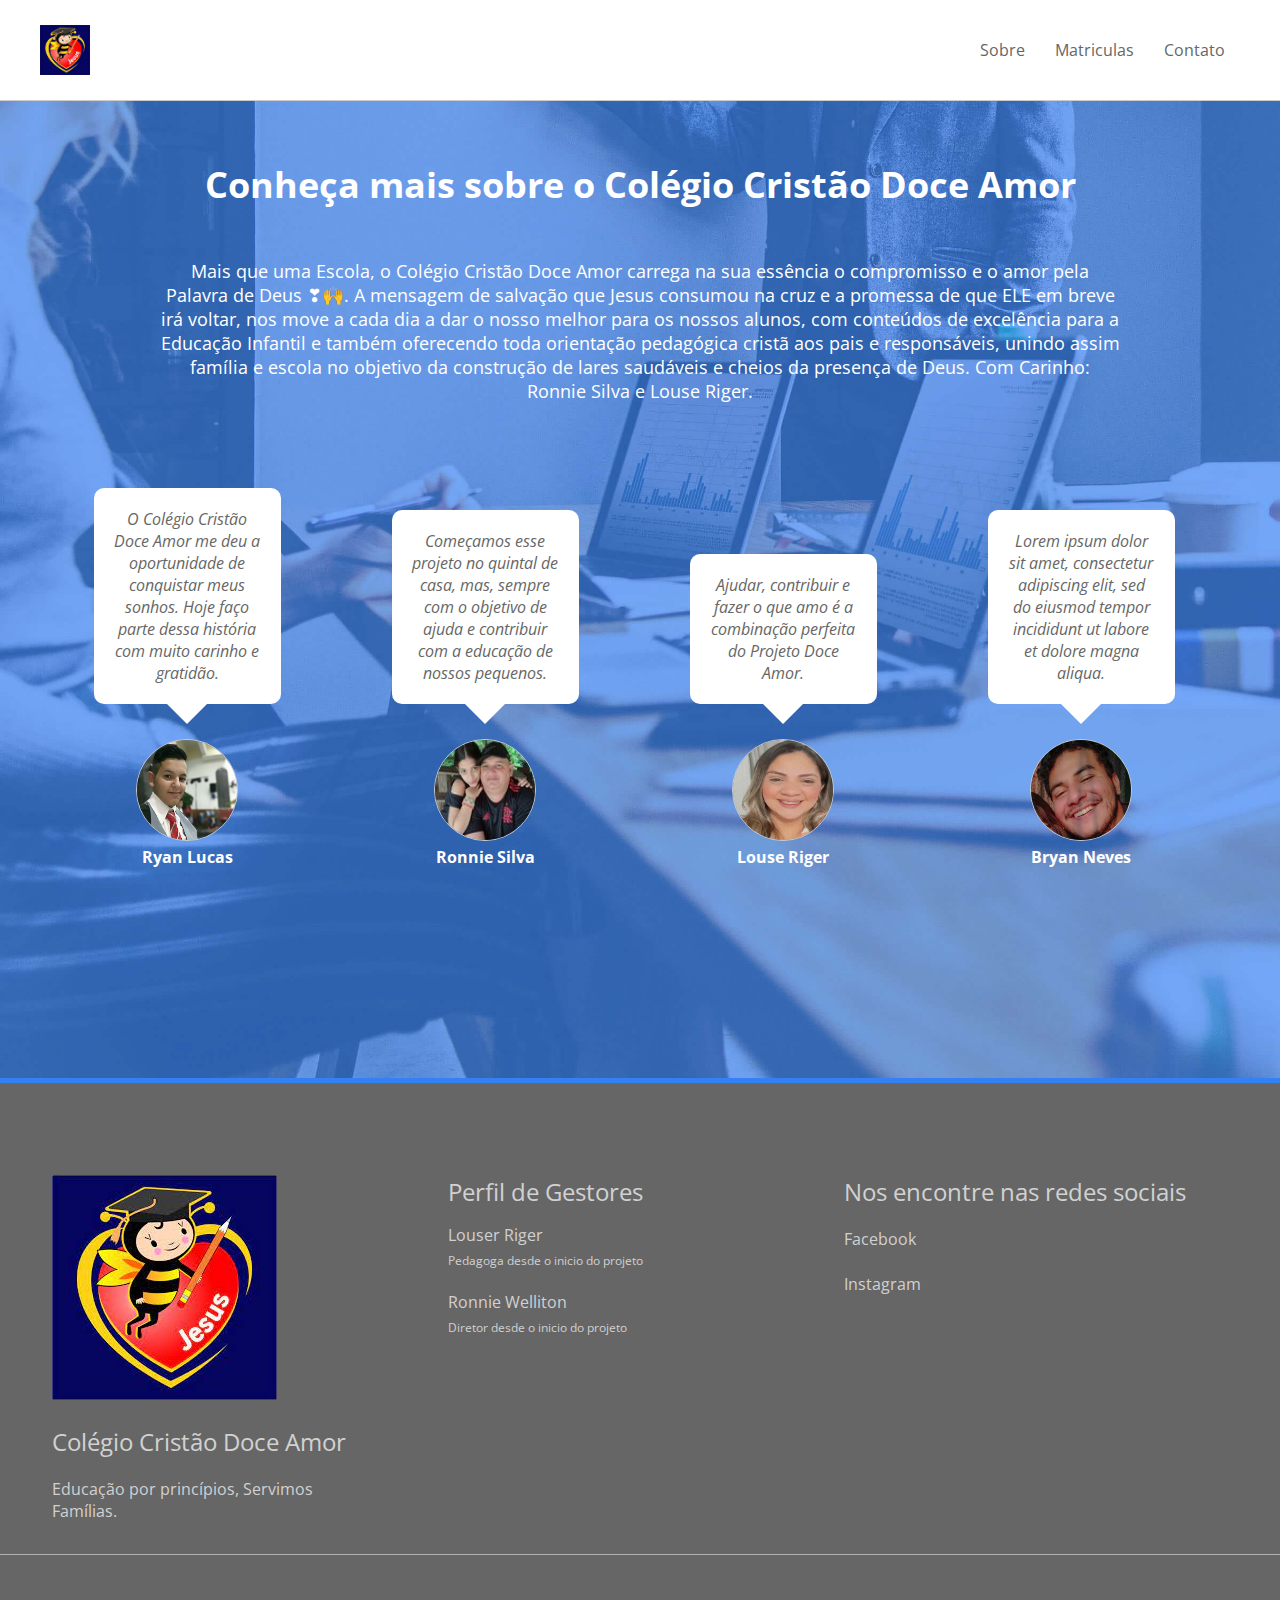
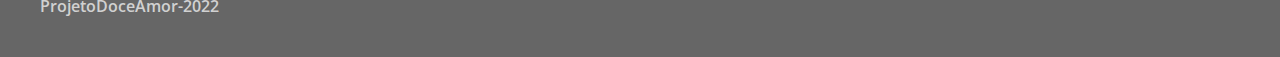
<file: Sobre.html>
<!DOCTYPE html>
<html>
<head>
	<title>Colégio Cristão Doce Amor</title>
	<meta charset="utf-8">
	<meta name="viewport" content="width=device-width, initial-scale=1.0">
	<link rel="stylesheet" type="text/css" href="css/styles.css" />
	<link href="https://fonts.googleapis.com/css?family=Open+Sans:300,400,600,700,800&display=swap" rel="stylesheet">
	<link rel="stylesheet" href="https://use.fontawesome.com/releases/v5.8.2/css/all.css" integrity="sha384-oS3vJWv+0UjzBfQzYUhtDYW+Pj2yciDJxpsK1OYPAYjqT085Qq/1cq5FLXAZQ7Ay" crossorigin="anonymous">
</head>




<body>
	<div class="container" id="findjobs">
		<header>
			<nav>
				<div class="nav-container">
					<a href="index.html"> <!--adicionando link de html-->
						<img id="logo" src="img/Colégio Cristão Doce Amor.jpg" alt="Colégio Cristão Doce Amor"> <!--adicionando logo-->
					</a>
					<i class="fas fa-bars btn-menumobile"></i>
					<ul>
						<li><a href="Sobre.html">Sobre</a></li> <!--adicionando link de html-->
						<li><a href="Matriculas.html">Matriculas</a></li> <!--adicionando link de html-->
						<li><a href="https://api.whatsapp.com/send?phone=559288237010">Contato</a></li> <!--adicionando link de html-->
					</ul>
				</div>
			</nav>
		</header>










		


		<section id="testmony-container">    <!--Depoimentos-->
			<div class="wrapper">		
				<h2>Conheça mais sobre o Colégio Cristão Doce Amor </h2>
				<p class="p-center">Mais que uma Escola, o Colégio Cristão Doce Amor carrega na sua essência o compromisso e o amor pela Palavra de Deus ❣🙌. A mensagem de salvação que Jesus consumou na cruz e a promessa de que ELE em breve irá voltar, nos move a cada dia a dar o nosso melhor para os nossos alunos, com conteúdos de excelência para a Educação Infantil e também oferecendo toda orientação pedagógica cristã aos pais e responsáveis, unindo assim família e escola no objetivo da construção de lares saudáveis e cheios da presença de Deus.
					Com Carinho: Ronnie Silva e Louse Riger.</p>
				
				
				
				<div class="testmony-box">
					<p class="testmony-msg">O Colégio Cristão Doce Amor me deu a oportunidade de conquistar meus sonhos. Hoje faço parte dessa história com muito carinho e gratidão.</p>
					<img src="img/ryan lucas.PNG">
					<p class="testmony-name">Ryan Lucas</p>
				</div>
				<div class="testmony-box">
					<p class="testmony-msg">Começamos esse projeto no quintal de casa, mas, sempre com o objetivo de ajuda e contribuir com a educação de nossos pequenos.</p>
					<img src="img/ronnie.PNG">
					<p class="testmony-name">Ronnie Silva</p>
				</div>
				<div class="testmony-box">
					<p class="testmony-msg">Ajudar, contribuir e fazer o que amo é a combinação perfeita do Projeto Doce Amor.</p>
					<img src="img/louser.PNG">
					<p class="testmony-name">Louse Riger</p>
				</div>
				<div class="testmony-box">
					<p class="testmony-msg">Lorem ipsum dolor sit amet, consectetur adipiscing elit, sed do eiusmod tempor incididunt ut labore et dolore magna aliqua.</p>
					<img src="img/bryan.PNG">
					<p class="testmony-name">Bryan Neves</p>
				</div>
			</div>
		</section>


		
		<footer> <!-- RODA PÉ-->
			<div class="wrapper">
				<div class="footer-box">
					<div class="company-footer">
						<img src="img/Colégio Cristão Doce Amor.jpg">
						<h2>Colégio Cristão Doce Amor</h2>
						<p>Educação por princípios, Servimos Famílias.</p>
					</div>
				</div>




				<div class="footer-box"> <!--msg-->
					<div class="articles-footer">
						<h2>Perfil de Gestores</h2>
						<ul class="footer-list footer-article-list">
							<li>
								<a href="https://www.facebook.com/search/top?q=louse%20mendon%C3%A7a%20riger">Louser Riger</a>
								<span class="article-date">Pedagoga desde o inicio do projeto</span>
							</li>
							<li>
								<a href="https://www.instagram.com/ronniewellitondasilva/">Ronnie Welliton</a>
								<span class="article-date">Diretor desde o inicio do projeto</span>
							</li>							
						</ul>
					</div>
				</div>




				<!-- Redes Sociais-->
				<div class="footer-box">
					<h2>Nos encontre nas redes sociais</h2>
					<ul class="footer-list">
						<li>
							<a href="https://www.facebook.com/doceamoreidam">
								<i class="fab fa-facebook-square"></i>
								<span>Facebook</span>
							</a>
						</li>
						<li>
							<a href="https://www.instagram.com/colegiocristaodoceamor/">
								<i class="fab fa-instagram"></i>
								<span>Instagram</span>
							</a>
						</li>						
					</ul>
				</div>
			</div>
			<div class="footer-bottom">
				<div class="wrapper">
					<p>ProjetoDoceAmor-2022</p>
				</div>
			</div>
		</footer>
	</div>
</body>
<script
  src="https://code.jquery.com/jquery-3.4.1.min.js"
  integrity="sha256-CSXorXvZcTkaix6Yvo6HppcZGetbYMGWSFlBw8HfCJo="
  crossorigin="anonymous"></script>
<script src="js/scripts.js"></script>
</html>
</file>
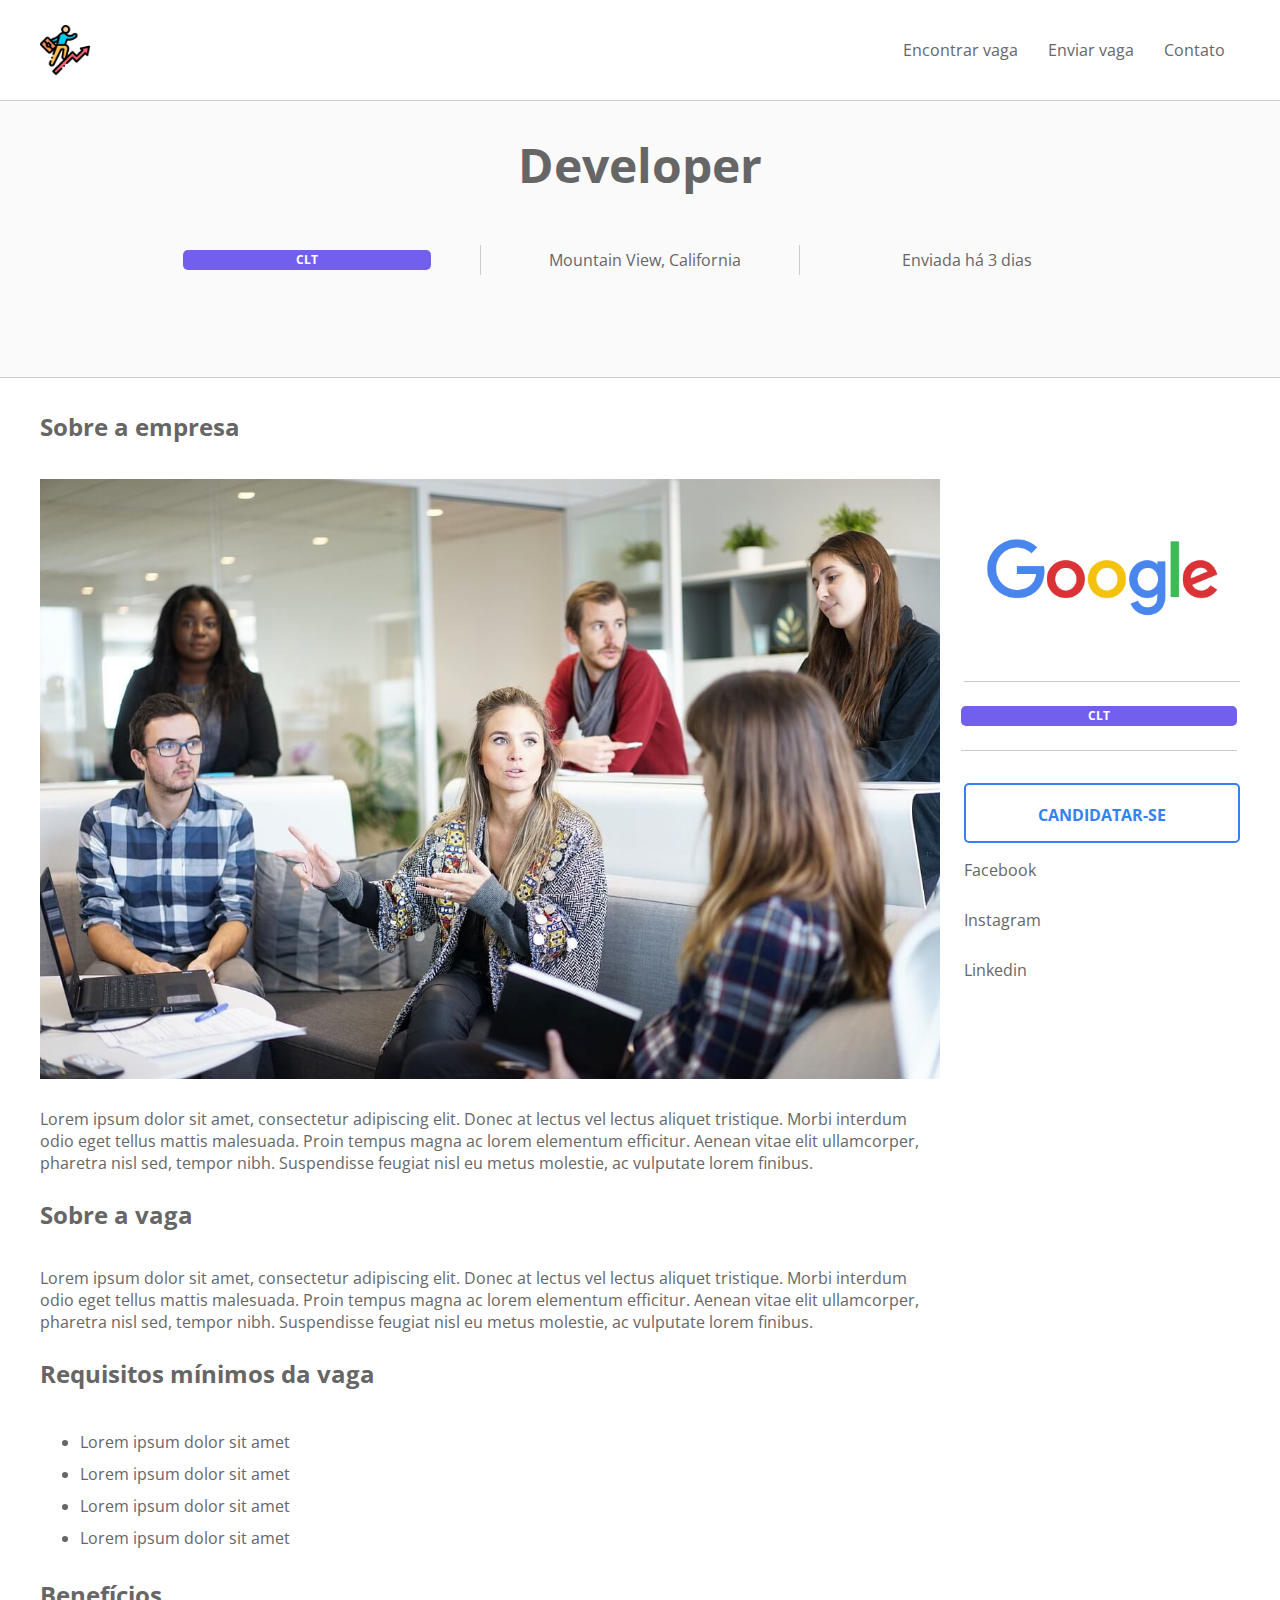
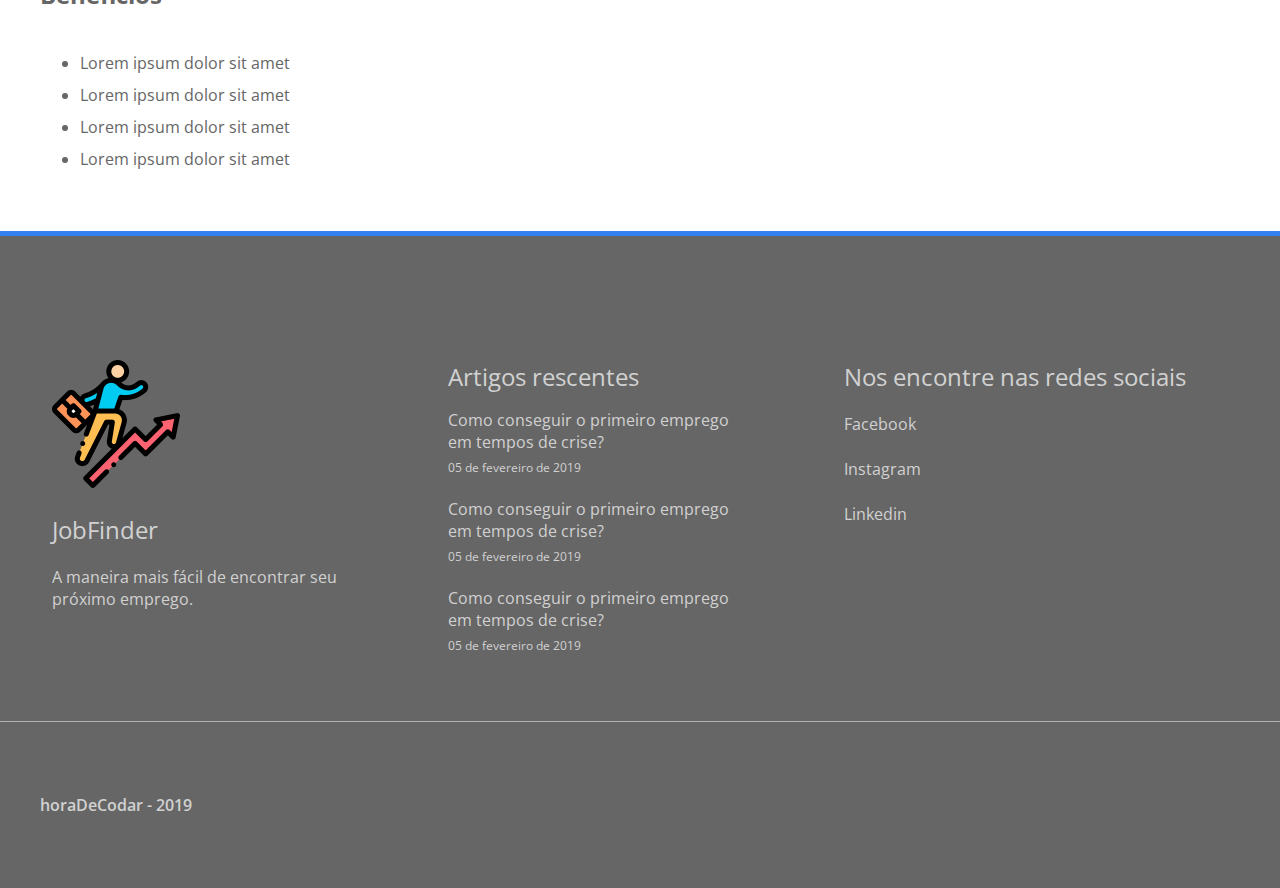
<file: Vaga.html>
<!DOCTYPE html>
<html>
<head>
	<title>JobFinder</title>
	<meta charset="utf-8">
	<meta name="viewport" content="width=device-width, initial-scale=1.0">
	<link rel="stylesheet" type="text/css" href="css/styles.css" />
	<link href="https://fonts.googleapis.com/css?family=Open+Sans:300,400,600,700,800&display=swap" rel="stylesheet">
	<link rel="stylesheet" href="https://use.fontawesome.com/releases/v5.8.2/css/all.css" integrity="sha384-oS3vJWv+0UjzBfQzYUhtDYW+Pj2yciDJxpsK1OYPAYjqT085Qq/1cq5FLXAZQ7Ay" crossorigin="anonymous">
</head>
<body>
	<div class="container" id="jobpage">
		<header>
			<nav>
				<div class="nav-container">
			        <a href="index.html">
			            <img id="logo" src="img/logo.png" alt="JobFinder">
			        </a>
					<i class="fas fa-bars btn-menumobile"></i>
					<ul>
						<li><a href="findjobs.html">Encontrar vaga</a></li>
						<li><a href="sendjobs.html">Enviar vaga</a></li>
						<li><a href="#">Contato</a></li>
					</ul>
				</div>
			</nav>
		</header>
		<div id="job-header">
			<h1>Developer</h1>
			<div id="job-info">
				<div class="job-type">
				  <span class="clt">CLT</span>
				</div>
				<div class="locality">
					<i class="fas fa-map-marker-alt"></i>
					<p>Mountain View, California</p>
				</div>
				<div class="date">
					<i class="far fa-calendar-alt"></i>
					<p>Enviada há 3 dias</p>
				</div>
			</div>
		</div>
		<div class="wrapper">
			<main id="job-container">
			    <div id="about-company-contaienr">
			    	<h2 class="page-title">Sobre a empresa</h1>
			    	<img src="img/company.jpg" id="company-img" alt="Como é o Google">
			    	<p class="description">Lorem ipsum dolor sit amet, consectetur adipiscing elit. Donec at lectus vel lectus aliquet tristique. Morbi interdum odio eget tellus mattis malesuada. Proin tempus magna ac lorem elementum efficitur. Aenean vitae elit ullamcorper, pharetra nisl sed, tempor nibh. Suspendisse feugiat nisl eu metus molestie, ac vulputate lorem finibus.</p>
			    </div>
			    <div id="about-job-container">
			    	<h2 class="page-title">Sobre a vaga</h2>
			    	<p class="description">Lorem ipsum dolor sit amet, consectetur adipiscing elit. Donec at lectus vel lectus aliquet tristique. Morbi interdum odio eget tellus mattis malesuada. Proin tempus magna ac lorem elementum efficitur. Aenean vitae elit ullamcorper, pharetra nisl sed, tempor nibh. Suspendisse feugiat nisl eu metus molestie, ac vulputate lorem finibus.</p>
			    </div>
			    <div id="min-requirements-container">
			    	<h2 class="page-title">Requisitos mínimos da vaga</h2>
			    	<ul class="jobpage-list">
			    		<li>Lorem ipsum dolor sit amet</li>
			    		<li>Lorem ipsum dolor sit amet</li>
			    		<li>Lorem ipsum dolor sit amet</li>
			    		<li>Lorem ipsum dolor sit amet</li>
			    	</ul>
			    </div>
			    <div id="job-benefits-container">
			    	<h2 class="page-title">Benefícios</h2>
			    	<ul class="jobpage-list">
			    		<li>Lorem ipsum dolor sit amet</li>
			    		<li>Lorem ipsum dolor sit amet</li>
			    		<li>Lorem ipsum dolor sit amet</li>
			    		<li>Lorem ipsum dolor sit amet</li>
			    	</ul>
			    </div>
		    </main>

		    <aside id="companyinfo-container">
		      <img src="img/googlelogo.png" alt="Google logo">
		      <div class="job-type">
		        <span class="clt">CLT</span>
		      </div>
		      <a id="apply-btn" href="#">Candidatar-se</a>
		      <div class="companysocial-container">
		        <ul id="job-social-list">
		          <li>
		            <a href="#">
		              <i class="fab fa-facebook-square"></i>
		              <span>Facebook</span>
		            </a>
		          </li>
		          <li>
		            <a href="#">
		              <i class="fab fa-instagram"></i>
		              <span>Instagram</span>
		            </a>
		          </li>
		          <li>
		            <a href="#">
		              <i class="fab fa-linkedin"></i>
		              <span>Linkedin</span>
		            </a>
		          </li>
		        </ul>
		      </div>
		    </aside>
		</div>
		<footer>
			<div class="wrapper">
				<div class="footer-box">
					<div class="company-footer">
						<img src="img/logo.png">
						<h2>JobFinder</h2>
						<p>A maneira mais fácil de encontrar seu próximo emprego.</p>
					</div>
				</div>
				<div class="footer-box">
					<div class="articles-footer">
						<h2>Artigos rescentes</h2>
						<ul class="footer-list footer-article-list">
							<li>
								<a href="#">Como conseguir o primeiro emprego em tempos de crise?</a>
								<span class="article-date">05 de fevereiro de 2019</span>
							</li>
							<li>
								<a href="#">Como conseguir o primeiro emprego em tempos de crise?</a>
								<span class="article-date">05 de fevereiro de 2019</span>
							</li>
							<li>
								<a href="#">Como conseguir o primeiro emprego em tempos de crise?</a>
								<span class="article-date">05 de fevereiro de 2019</span>
							</li>
						</ul>
					</div>
				</div>
				<div class="footer-box">
					<h2>Nos encontre nas redes sociais</h2>
					<ul class="footer-list">
						<li>
							<a href="#">
								<i class="fab fa-facebook-square"></i>
								<span>Facebook</span>
							</a>
						</li>
						<li>
							<a href="#">
								<i class="fab fa-instagram"></i>
								<span>Instagram</span>
							</a>
						</li>
						<li>
							<a href="#">
								<i class="fab fa-linkedin"></i>
								<span>Linkedin</span>
							</a>
						</li>
					</ul>
				</div>
			</div>
			<div class="footer-bottom">
				<div class="wrapper">
					<p>horaDeCodar - 2019</p>
				</div>
			</div>
		</footer>
	</div>
</body>
<script
  src="https://code.jquery.com/jquery-3.4.1.min.js"
  integrity="sha256-CSXorXvZcTkaix6Yvo6HppcZGetbYMGWSFlBw8HfCJo="
  crossorigin="anonymous"></script>
<script src="js/scripts.js"></script>
</html>
</file>
<file: css/styles.css>
/* geral */
html {
	font-family: 'Open Sans', sans-serif;
}

body {
	margin: 0;
}

h1, h2, h3, h4, h5, p, span {
	margin: 0;
	color: #666;
}

.container {
	max-width: 1920px;
	width: 100%;
	position: relative;
	margin-left: auto;
	margin-right: auto;
}

/* hide on desktop */
.nav-container .btn-menumobile {
	display: none;
}

/* header */
header {
	position: relative;
	top: 0;
	height: auto;
	width: 100%;
}

/* navbar */
nav {
	position: fixed;
	top: 0;
	left: 0;
	height: 100px;
	width: 100%;
	z-index: 1;
	background-color: #FFF;
	border-bottom: 1px solid #CCC;
}

nav:after {
	clear: both;
	content: "";
	display: block;
}

.nav-container {
	max-width: 1200px;
	position: relative;
	margin-left: auto;
	margin-right: auto;
}

#logo {
	width: 50px;
	height: 50px;
	margin-top: 25px;
}

.nav-container ul {
	float: right;
	height: 100px;
	line-height: 100px;
	margin: 0;
}

.nav-container ul li {
	list-style: none;
	float: left;
	margin: 0 15px;
}

.nav-container li a {
	text-decoration: none;
	color: #666;
	transition: .5s;
}

.nav-container li a:hover {
	color: #3381f3;
}

/* banner */
#main-banner {
	background: url('../img/banner6.jpg') no-repeat;
	background-size: cover;
	background-position: 0 55%;
	position: relative;
	margin-top: 100px;
}

#search-form {
	position: relative;
	width: 80%;
	margin-left: auto;
	margin-right: auto;
	padding-top: 15em;
	padding-bottom: 15em;
	text-align: center;
}

#search-form h1 {
	font-size: 40px;
}

#search-form p {
	margin-top: 30px;
	margin-bottom: 60px;
	font-size: 18px;
	font-weight: 300;
}

#search-form input, #search-form select, #sendjobs input, #sendjobs select, #sendjobs textarea {
	background-color: #FFF;
	border-radius: 5px;
	border-color: transparent;
	padding: 10px 20px;
	font-size: 18px;
	margin: 0 10px;
}

#search-form input[type=submit], #sendjobs input[type=submit] {
	background-color: #3381f3;
	text-transform: uppercase;
	color: #FFF;
	cursor: pointer;
	transition: 0.5s;
}

#search-form input[type=submit]:hover, #sendjobs input[type=submit]:hover {
	background-color: #2B79EB;
}

/* seção de últimos empregos */
#lastjobs-container {
	text-align: center;
	padding: 100px 0;
}

.wrapper {
	max-width: 1200px;
	position: relative;
	margin-left: auto;
	margin-right: auto;
}

#lastjobs-container h1 {
	font-size: 36px;
	margin-bottom: 50px;
}

#lastjobs-container ul {
	padding: 0;
	border: 1px solid #CCC;
	border-radius: 10px;
}

#lastjobs-container ul li {
	list-style: none;
	text-align: left;
	border-bottom: solid 1px #CCC;
	height: 80px;
	position: relative;
}

#lastjobs-container ul li:after {
	clear: both;
	content: "";
	display: block;
}

#lastjobs-container ul li:last-child {
	border: none;
}

.clickarea {
	position: absolute;
	top: 0;
	left: 0;
	width: 100%;
	height: 100%;
}


/* company img */
.company-box {
	display: inline-block;
	width: 50%;
	position: relative;
	padding-left: 1%;
}

.company-box img {
	width: 100px;
	margin-top: 2.5px;
}

.company-box .company-info {
	display: inline-block;
	margin-left: 50px;
	margin-top: 10px;
	text-align: left;
	position: absolute;
}

.company-box .company-info h3 {
	font-weight: 300;
	margin-bottom: 10px;
}

.company-box .company-info p {
	font-weight: bold;
}

/* company locality */
.locality {
	color: #6d6d6d;
	display: inline-block;
	width: 25%;
	position: absolute;
	height: 100%;
	line-height: 80px;
}

.locality i, .locality p {
	display: inline-block;
}

.locality i {
	margin-right: 5px;
}


/* company job type */
.job-type {
	display: inline-block;
	width: 20%;
	height: 100%;
	position: absolute;
	padding-top: 30px;
	right: 1%;
	text-align: center;
	font-weight: bold;
	text-transform: uppercase;
	font-size: 12px;
	color: #FFF;
}

.job-type span {
	display: block;
	width: 100%;
	height: 20px;
	line-height: 20px;
	border-radius: 5px;
	color: #FFF;
}

.clt {
	background-color: #735fee;
}

.pj {
	background-color: #5bbc2e;
}

.homeoffice {
	background-color: #ff5a5f;
}

/* see more div */
.btnjobs-container {
	margin-top: 50px;
}

.btn-jobs {
	text-transform: uppercase;
	background-color: #FFF;
	color: #3381f3;
	border: 2px solid #3381f3;
	border-radius: 5px;
	text-decoration: none;
	padding: 10px 20px;
	font-weight: bold;
	transition: 0.5s;
}

.btn-jobs:hover {
	background-color: #3381f3;
	color: #FFF;
}

/* send jobs container */
#sendjobs-container {
	background: url('../img/banner2.jpg') no-repeat;
	background-size: cover;
	background-position: 0 25%;
	padding: 15em 0;
}

#sendjobs-container h2, #sendjobs-container p {
	width: 600px;
	color: #FFF;
}

#sendjobs-container h2 {
	font-size: 36px;
	margin-bottom: 50px;
}

#sendjobs-container p {
	font-size: 18px;
	margin-bottom: 50px;
}

.light-btn {
	background-color: #FFF;
	border: 2px solid #FFF;
	color: #666;
	font-weight: bold;
	text-transform: uppercase;
	padding: 10px 20px;
	text-decoration: none;
	border-radius: 5px;
	transition: 0.5s;
}

.light-btn:hover {
	background-color: transparent;
	color: #FFF;
}

/* jobfinder status */
#status-container {
	text-align: center;
	padding: 5em 0;
}

.title-center {
	font-size: 36px;
	margin-bottom: 30px;
}

.p-center {
	width: 80%;
	position: relative;
	margin-left: auto;
	margin-right: auto;
	font-size: 18px;
}

.status-box {
	display: inline-block;
	text-align: center;
	width: 24.5%;
	margin-top: 80px;
	border-left: 1px solid #DDD;
	border-right: 1px solid #DDD;
	height: 100px;
}

.status-box:nth-child(2) {
	border: none;
}

.status-box:nth-child(3) {
	border-right: none;
}

.status-qtd {
	font-size: 36px;
}

.status-text {
	font-size: 20px;
}

/* testmony container */
#testmony-container {
	background: url('../img/banner7.jpg') no-repeat;
	background-size: cover;
	padding: 10em 0;
}

#testmony-container h2, #testmony-container p {
	color: #FFF;
	text-align: center;
}

#testmony-container h2 {
	font-size: 36px;
	margin-bottom: 50px;
}

#testmony-container p {
	margin-bottom: 50px;
}

.testmony-box {
	display: inline-block;
	width: 24.5%;
	text-align: center;
}

#testmony-container .testmony-box .testmony-msg {
	background-color: #FFF;
	color: #666;
	border-radius: 10px;
	padding: 20px;
	width: 50%;
	position: relative;
	margin: 35px auto;
	font-style: italic;
}

.testmony-msg:after {
	content: "";
	width: 0; 
	height: 0; 
	border-left: 20px solid transparent;
	border-right: 20px solid transparent;
	border-top: 20px solid #FFF;
	position: absolute;
	bottom: -20px;
	left: 0;
	right: 0;
	margin-left: auto;
	margin-right: auto;
}

.testmony-box img {
	width: 100px;
	height: 100px;
	border: 1px solid #CCC;
	border-radius: 50%;
}

.testmony-name {
	font-weight: bold;
}

/* blog container */
#blog-container {
	text-align: center;
	padding: 5em 0;
}

#blog-container .p-center {
	margin-bottom: 60px;
}

.article-box {
	display: inline-block;
	width: 31%;
	padding: 0 1%;
	text-align: left;
}

.article-box img {
	width: 100%;
	border-radius: 5px;
	margin-bottom: 10px;
}

.article-box h4 {
	font-size: 24px;
	margin-bottom: 15px;
}

.article-box h4 a {
	text-decoration: none;
	color: #666;
}

.article-date {
	font-size: 12px;
	margin-bottom: 15px;
}

.article-resume {
	font-size: 14px;
	margin-bottom: 30px;
}

.article-btn {
	background-color: #3381f3;
	border-color: #3381f3;
	color: #FFF;
}

.article-btn:hover {
	background-color: #FFF;
	color: #3381f3;
}

/* footer */
footer {
	background-color: #666;
	padding: 5em 0;
	padding-bottom: 40px;
	border-top: 5px solid #3381f3;
}

footer h2, footer p, footer a, footer span {
	color: #D1D1D1;
}

footer h2 {
	font-weight: 400;
}

footer a {
	text-decoration: none;
}

footer ul {
	padding: 0;
}

footer li {
	list-style: none;
}

.footer-box {
	width: 31%;
	padding: 1%;
	float: left;
}

footer .wrapper:after {
	clear: both;
	content: "";
	display: block;
}

.company-footer {
	width: 80%;
}

.company-footer h2 {
	margin-top: 20px;
}

.company-footer h2, .company-footer p {
	margin-bottom: 20px;
}

.footer-list li {
	margin-bottom: 15px;
}

.footer-list a {
	transition: 0.5s;
}

.footer-list a:hover {
	color: #FFF;
}

.footer-list li:after {
	clear: both;
	content: "";
	display: block;
}

.articles-footer {
	width: 80%;
}

.footer-list.footer-article-list span {
	display: block;
	float: none;
}

.fab {
	font-size: 30px;
	margin-right: 10px;
	float: left;
}

.footer-list li span {
	float: left;
	height: 30px;
	line-height: 30px;
}

.footer-bottom {
	border-top: 1px solid #B2B2B2;
}

.footer-bottom p {
	font-weight: 600;
	margin-top: 40px;
}

/* find jobs page */
#findjobs #search-form {
	padding-top: 2em;
	padding-bottom: 2em;
	width: 100%;
	background-color: #3381f3;
	border-top: 5px solid #0000e6;
}

#findjobs #lastjobs-container {
	margin-top: 3em;
}

#search-form input, #search-form select {
	width: 20%;
}

#findjobs #search-form input[type=submit] {
	background-color: #FFF;
	color: #3381f3;
}

#findjobs #lastjobs-container ul {
	border-top-left-radius: 0;
	border-top-right-radius: 0;
	margin-top: 0;
}

#type-filter {
	text-align: left;
}

#findjobs #type-filter ul {
	margin: 0;
	border-radius: 0;
	border: none;
	background-color: #FFF;
	border-right: 1px solid #CCC;
}

#findjobs #type-filter ul li {
	display: inline-block;
	width: 20%;
	height: 50px;
	line-height: 50px;
	border-bottom: none;
	border-left: 1px solid #CCC;
	border-right: 1px solid #CCC;
	padding-left: 1em;
}

#findjobs #type-filter ul li:nth-child(1), #findjobs #type-filter ul li:nth-child(2), #findjobs #type-filter ul li:nth-child(3) {
	border-right: none;
}

#findjobs #type-filter label {
	text-transform: uppercase;
	color: #666;
	font-weight: bold;
	margin-left: .5em;
}

/* send jobs page */
#sendjobs #sendjobs-container {
	margin-top: 100px;
	background: none;
	padding: 5em 0;
}

#sendjobs h1 {
	font-size: 36px;
	margin-bottom: 50px;
	text-align: center;
}

.input-box {
	margin-bottom: 2em;
	width: 50%;
	position: relative;
	margin-left: auto;
	margin-right: auto;
}

#sendjobs label {
	text-transform: uppercase;
	color: #666;
	font-weight: bold;
	display: block;
	margin-bottom: 1em;
}

#sendjobs input {
	border-radius: 5px;
	border: solid 1px #CCC;
	margin: 0;
	width: 100%;
	box-sizing: border-box;
}

#sendjobs textarea, #sendjobs select {
	border: 1px solid #CCC;
	font-family: 'Open Sans', sans-serif;
	margin: 0;
	width: 100%;
	box-sizing: border-box;
}

#sendjobs input[type=submit] {
	width: 200px;
	float: right;
}

.input-box:after {
	clear: both;
	content: "";
	display: block;
}

/* job page */
#job-header {
	width: 100%;
	background-color: #FAFAFA;
	border-bottom: 1px solid #CCC;
	margin-top: 100px;
	padding: 2em 0;
}

#job-header h1 {
	font-size: 3em;
	text-align: center;
}

#job-header .company-box {
	width: 100%;
}

#job-header #job-info {
	height: 100px;
	width: 100%;
	margin-top: 3em;
	text-align: center;
}

#job-header #job-info div {
	width: 25%;
	height: 30px;
	line-height: 30px;
	float: left;
	position: relative;
	padding-left: 3em;
	padding-right: 3em;
	box-sizing: border-box;
	padding-top: 0;
}

#job-header #job-info .job-type {
    padding-top: 5px;
    margin-left: 12.5%;
}

#job-info .date i, #job-info .date p {
	display: inline-block;
	color: #666;
}

#job-info .date p {
	margin-left: 10px;
}

#job-header #job-info div:nth-child(2) {
	border-left: 1px solid #CCC;
	border-right: 1px solid #CCC;
}

#jobpage .wrapper {
	padding: 2em 0;
}

#jobpage .wrapper:after {
	clear: both;
	content: "";
	display: block;
}

#job-container {
	float: left;
	width: 75%;
	position: relative;
}

#jobpage .page-title {
	font-size: 24px;
	margin-bottom: 1.5em;
}

#jobpage .description {
	margin-bottom: 1.5em;
}

#company-img {
	width: 100%;
	margin-bottom: 1.5em;
}

#companyinfo-container {
	float: right;
	width: 25%;
	padding-top: 4em;
	padding-left: 1.5em;
	box-sizing: border-box;
}

.jobpage-list {
	color: #666;
	margin-bottom: 1.5em;
	font-size: 1em;
	line-height: 2em;
}

#companyinfo-container img {
	width: 100%;
	display: block;
	border-bottom: 1px solid #CCC;
}

#companyinfo-container .job-type {
	display: block;
	position: relative;
	width: 100%;
	padding: 2em 0;
	border-bottom: 1px solid #CCC;
}

#apply-btn {
	width: 100%;
	height: 60px;
	line-height: 60px;
	margin-top: 2em;
	font-weight: bold;
	text-transform: uppercase;
	text-decoration: none;
	background-color: transparent;
	border: 2px solid #3381f3;
	color: #3381f3;
	border-radius: 5px;
	display: block;
	box-sizing: border-box;
	text-align: center;
	transition: .5s;
}

#apply-btn:hover {
	background-color: #3381f3;
	color: #FFF;
}

#job-social-list {
	margin-top: 1em;
	padding-left: 0;
}

#job-social-list li {
	display: block;
	list-style: none;
	height: 50px;
}

#job-social-list li a {
	text-decoration: none;
	color: #666;
}

/* responsive */
@media screen and (max-width: 1024px) {
	#logo {
		position: absolute;
		left: 50px;
	}

	.nav-container ul {
		float: none;
		text-align: center;
		padding: 0;
	}

	.nav-container ul li {
		position: relative;
		margin-left: auto;
		margin-right: auto;
		float: none;
		display: inline-block;
		margin: 0 10px;
	}

	#search-form {
		padding-top: 25em;
		padding-bottom: 5em;
	}

	#search-form form {
		width: 60%;
		position: relative;
		margin-left: auto;
		margin-right: auto;
	}

	#search-form form input, #search-form select {
		display: block;
		margin: 0;
		margin-bottom: 25px;
		width: 100%;
		border-width: 0;
		padding: 10px 20px;
		box-sizing: border-box;
	}

	#lastjobs-container.wrapper, #status-container.wrapper, #lastjobs-container.wrapper, #blog-container.wrapper, .wrapper {
		max-width: 960px;
		padding-left: 2em;
		padding-right: 2em;
	}

	/* find jobs page */
	#findjobs #search-form input[type=submit] {
		margin-bottom: 0;
	}

	#findjobs #type-filter ul li {
		width: 100%;
		border-bottom: 1px solid #CCC;
		box-sizing: border-box;
	}

	#findjobs #type-filter ul li:last-child {
		border-bottom: none;
		border-right: none;
	}

	/* job page */
	#job-header #job-info div {
		padding-left: 1em;
		padding-right: 1em;
	}

	#jobpage .wrapper {
		padding-left: 2em;
		padding-right: 2em;
	}

	#job-header #job-info .job-type {
	    margin-left: 5%;
	}

	#job-header #job-info div {
	    width: 30%;
	}

}

@media screen and (max-width: 768px) {

	.company-box {
		width: 46%;
		padding-left: 1em;
	}

	.company-box .company-info h3 {
		font-size: 1em;
	}

	.company-box .company-info p {
		font-size: .8em;
	}

	.locality i, .locality p {
		font-size: .8em;
	}

	.job-type {
		right: 1em;
	}

	.job-type span {
		font-size: .8em;
	}

	#sendjobs-inner h2, #sendjobs-inner p {
		text-shadow: .5px .5px #000;
	}

	.status-box {
		width: 49.4%;
		border: none;
	}

	.status-box:nth-child(1), .status-box:nth-child(3) {
		border-right: 1px solid #DDD;
	}

	.testmony-box {
		width: 49.4%;
	}

	.article-box {
		display: block;
		width: 100%;
		padding: 0;
		margin-bottom: 3em;
	}

}

@media screen and (max-width: 576px) {

	.nav-container .btn-menumobile {
		display: block !important;
	}

	html, body {
	  overflow-x:hidden 
	} 

	nav {
		height: 4em;
	}

	#logo {
		left: 2em;
		height: 2em;
		width: 2em;
		margin-top: 1em;
	}

	.btn-menumobile {
		display: block;
		font-size: 1.75em;
		color: #CCC;
		position: absolute;
		right: 1.5em;
		top: .75em;
	}

	.nav-container ul {
		position: relative;
		top: 4em;
		height: 3em;
		line-height: 3em;
		display: none;
	}

	.nav-container ul li {
		display: block;
		background-color: #FFF;
		margin: 0;
		border-top: 1px solid #CCC;
	}

	.nav-container ul li a {
		font-size: 1em;
	}

	.open {
		display: block !important;
	}

	#main-banner {
		margin-top: 4em;
	}

	#search-form {
		padding-top: 15em;
		padding-bottom: 5em;
		width: 90%;
	}

	#search-form h1 {
		font-size: 1.6em;
	}

	#search-form p {
		font-size: 1em;
		margin-bottom: 2em;
	}

	#search-form form {
		width: 80%;
	}

	#search-form input[type=submit] {
		margin-bottom: 0;
	}

	#lastjobs-container {
		padding: 5em 0;
	}

	.locality {
		display: none;
	}

	.company-box .company-info {
		margin-top: 1em;
		margin-left: 1em;
		width: 8em;
	}

	.company-box .company-info h3 {
		font-size: .8em;
	}

	.job-type {
		width: 22%;
	}

	#sendjobs-container {
	    background-position: 35% 0;
	    padding: 10em 0;
	}

	#sendjobs-container h2 {
		font-size: 1.5em;
		width: 100%;
	}

	#sendjobs-container p {
		font-size: 1em;
		width: 100%;
	}

	.status-box {
		margin-top: 3em; 
		width: 100%;
	}

	.status-box:nth-child(1), .status-box:nth-child(3) {
		border: none;
	}

	#testmony-container {
		padding: 5em 0;
	}

	.testmony-box {
		width: 100%;
	}

	#testmony-container p {
		margin-bottom: 1em;
	}

	.footer-box {
		display: block;
		width: 100%;
	}

	/* send jobs page */
	#job-header {
	    margin-top: 4em;
	}

	#job-header .locality {
		display: block;
	}

	#sendjobs #sendjobs-container {
		padding: 2em 0;
		margin-top: 4em;
	}

	#sendjobs h1 {
		font-size: 2em;
		width: 60%;
		position: relative;
		margin-left: auto;
		margin-right: auto;
	}
	
	.input-box {
		width: 80%;
	}

	/* job page */
	#job-container {
	    width: 100%;
	}

	#companyinfo-container {
	    width: 100%;
	    padding-top: 0em;
	    padding-left: 0em;
	}

	#job-header #job-info div {
	    height: 100%;
	}

	#job-header #job-info .job-type {
	    padding-top: 35px;
	}

	#companyinfo-container .job-type {
		right: 0;
	}

	#apply-btn {
		margin-bottom: 3em;
	}

}
</file>
